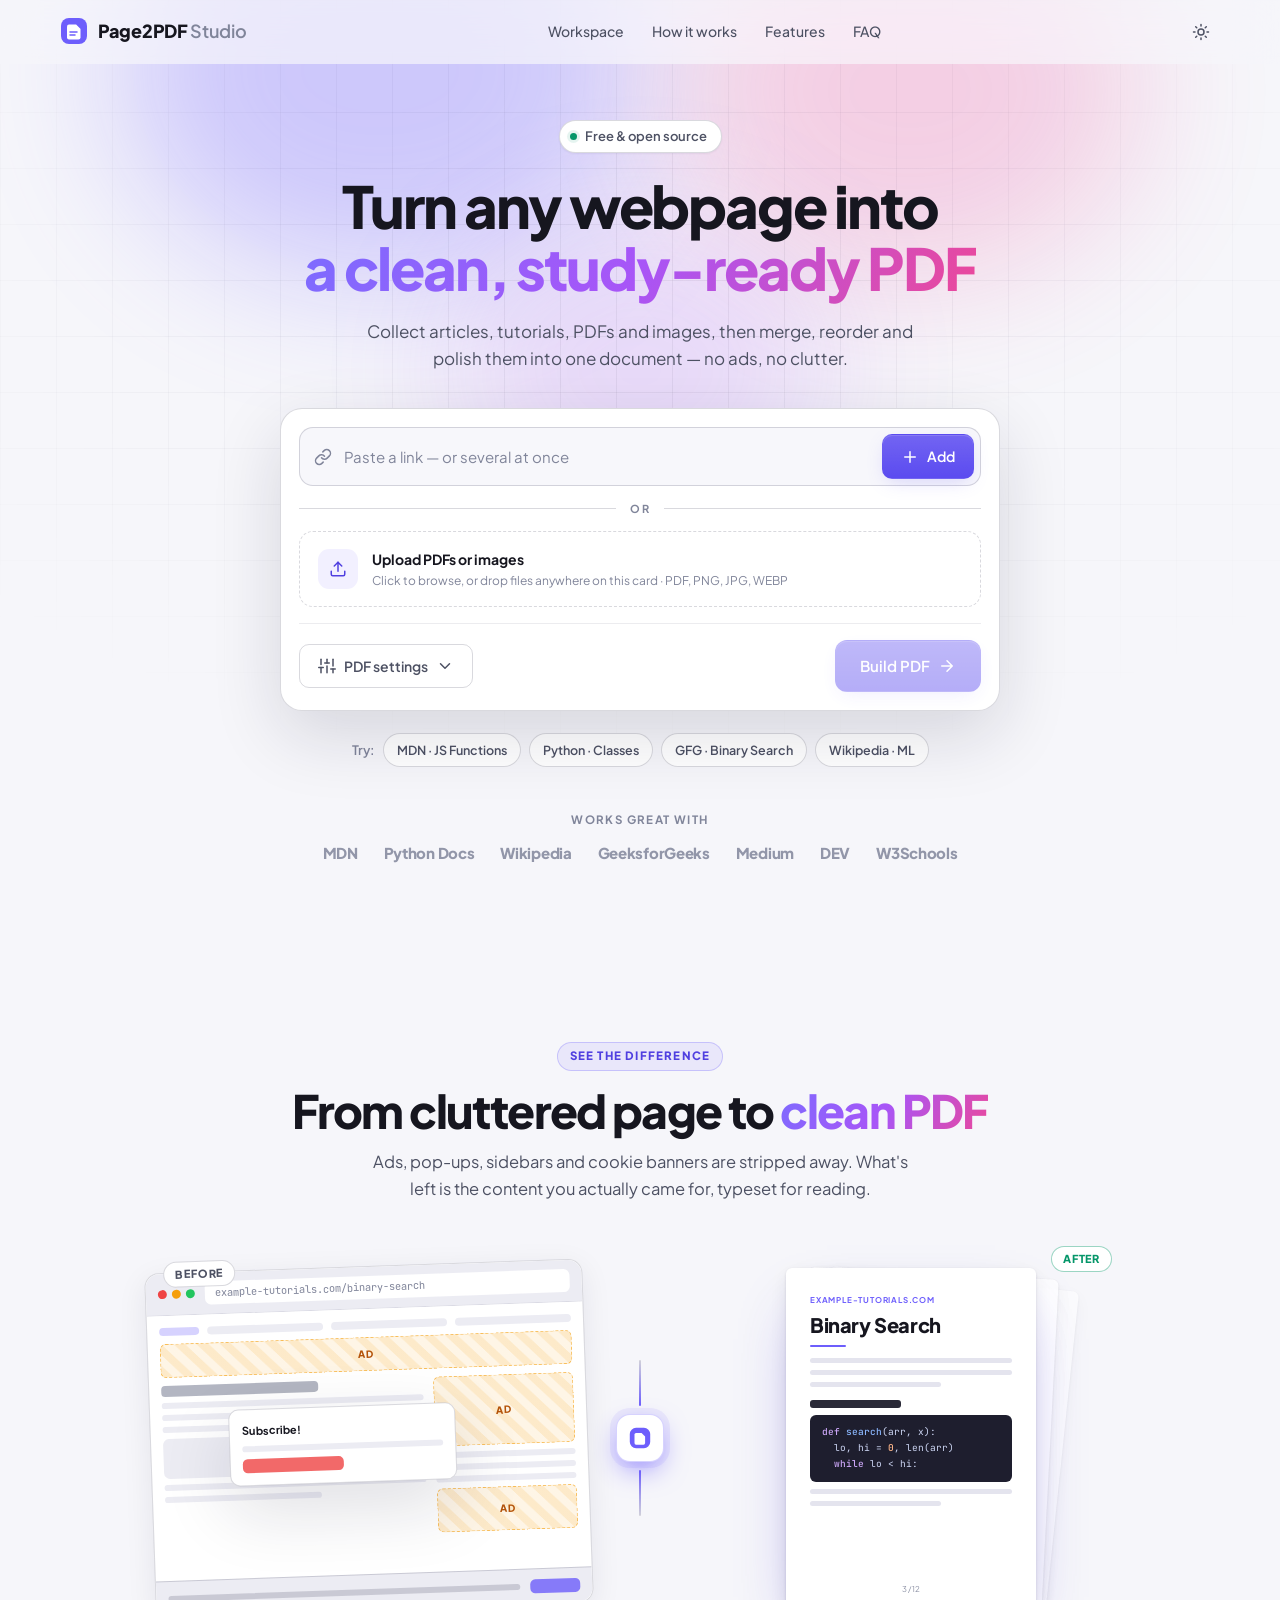
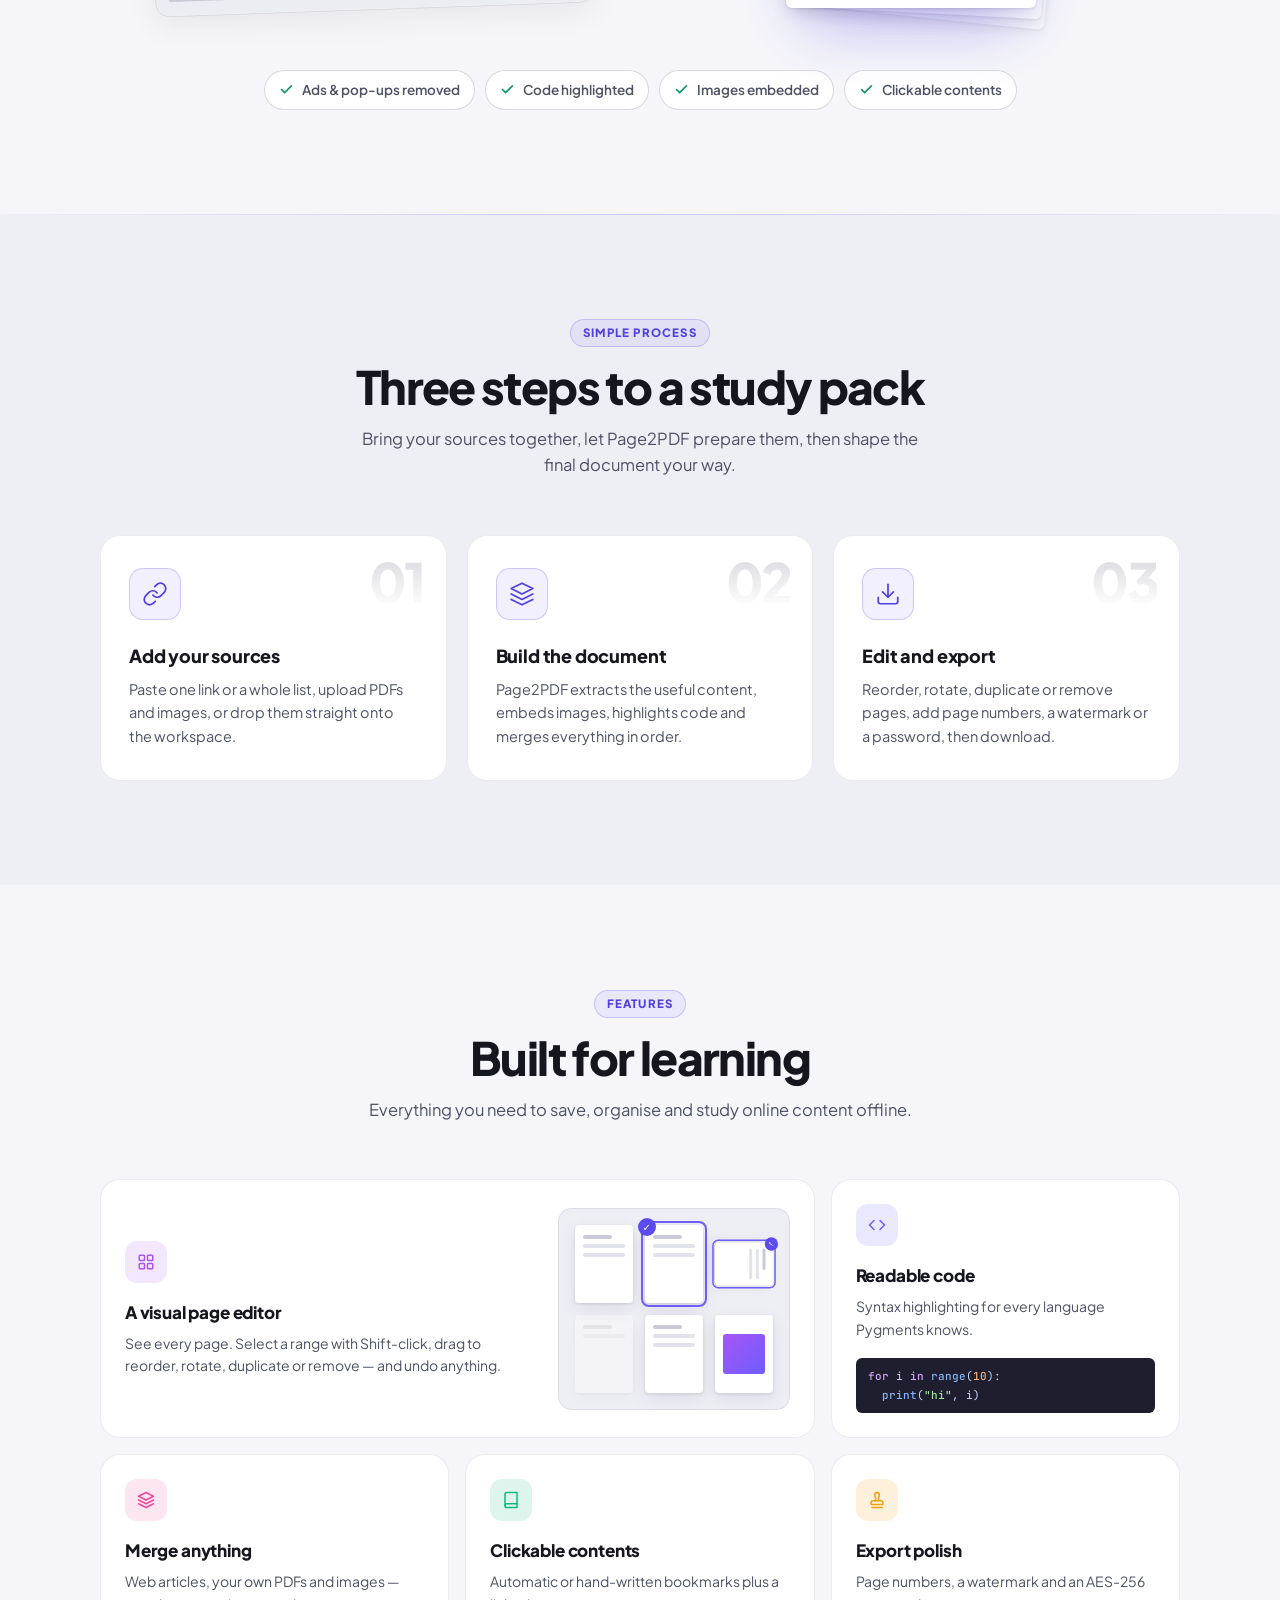
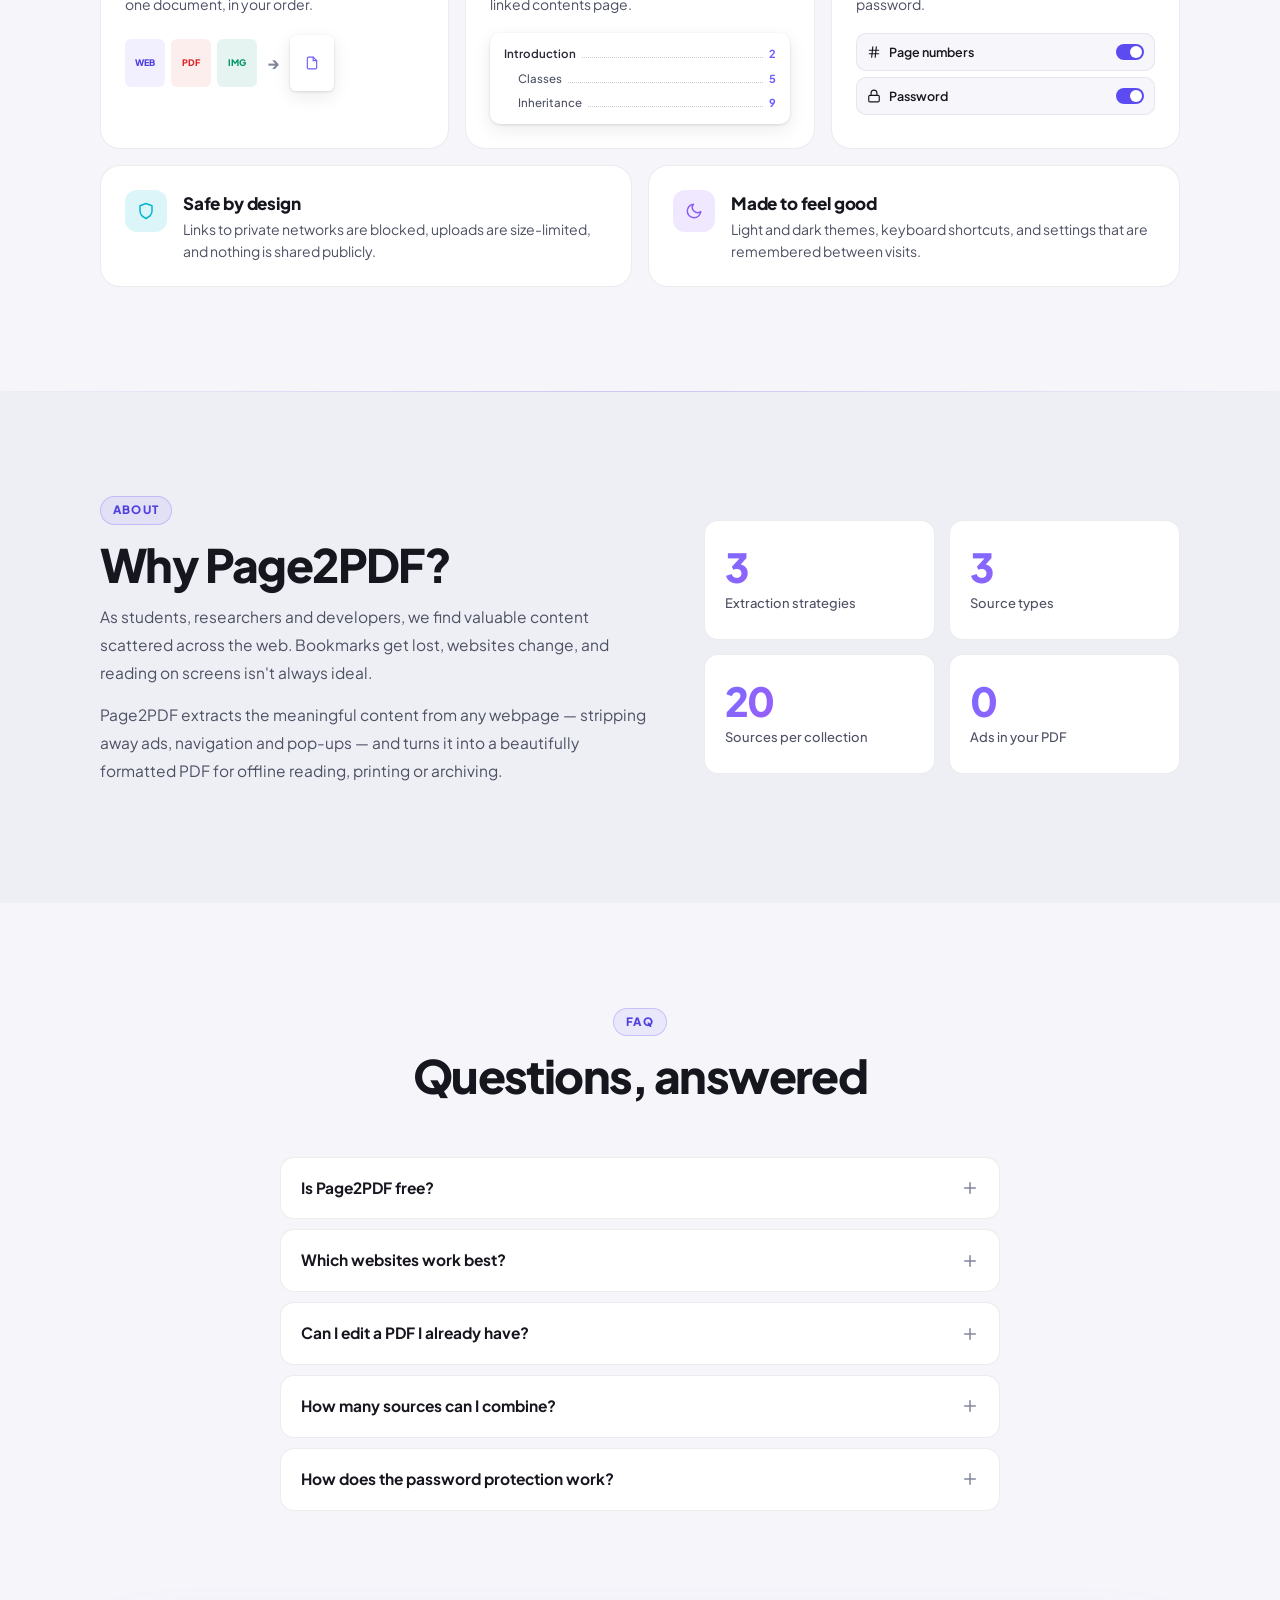
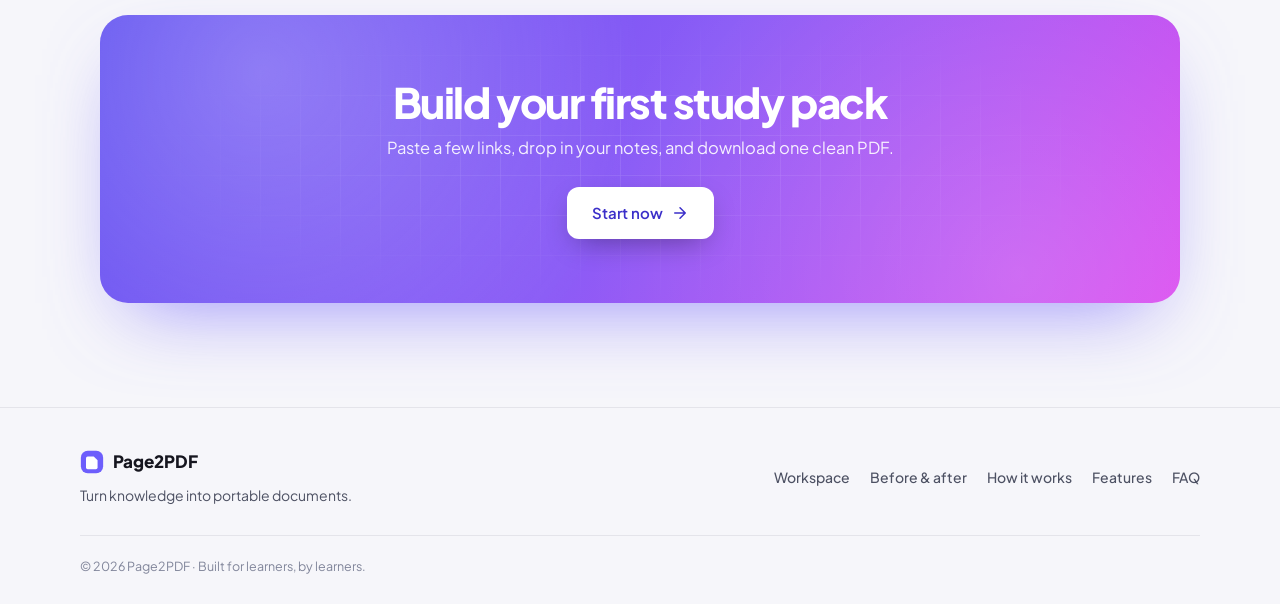
<file: templates/index.html>
<!DOCTYPE html>
<html lang="en">
<head>
    <meta charset="UTF-8">
    <meta name="viewport" content="width=device-width, initial-scale=1.0">
    <meta name="description" content="Page2PDF — Turn webpages, PDFs and images into one clean, beautifully formatted PDF. Merge, reorder, rotate, number and protect pages before you download.">
    <meta name="keywords" content="webpage to pdf, article to pdf, merge pdf, study notes, documentation pdf, url to pdf">
    <meta name="theme-color" content="#0b0b12">
    <title>Page2PDF Studio — Webpages to Clean PDFs</title>
    <link rel="icon" href="data:image/svg+xml,%3Csvg xmlns='http://www.w3.org/2000/svg' viewBox='0 0 32 32'%3E%3Crect width='32' height='32' rx='8' fill='%236d5efc'/%3E%3Cpath d='M10 8h8l5 5v10a2 2 0 0 1-2 2H10a2 2 0 0 1-2-2V10a2 2 0 0 1 2-2z' fill='white'/%3E%3C/svg%3E">
    <link rel="preconnect" href="https://fonts.googleapis.com">
    <link rel="preconnect" href="https://fonts.gstatic.com" crossorigin>
    <link href="https://fonts.googleapis.com/css2?family=Plus+Jakarta+Sans:wght@400;500;600;700;800&family=JetBrains+Mono:wght@400;500&display=swap" rel="stylesheet">
    <link rel="stylesheet" href="/static/css/style.css?v=11">
    <script>
        (function () {
            try {
                document.documentElement.classList.add('js');
                var t = localStorage.getItem('p2p-theme');
                if (t === 'light' || t === 'dark') document.documentElement.dataset.theme = t;
            } catch (e) {}
        })();
    </script>
</head>
<body>
    <!-- ─── Icon sprite ─────────────────────────────────────────── -->
    <svg width="0" height="0" style="position:absolute" aria-hidden="true">
        <defs>
            <symbol id="i-link" viewBox="0 0 24 24"><path d="M10 13a5 5 0 0 0 7.54.54l3-3a5 5 0 0 0-7.07-7.07l-1.72 1.71"/><path d="M14 11a5 5 0 0 0-7.54-.54l-3 3a5 5 0 0 0 7.07 7.07l1.71-1.71"/></symbol>
            <symbol id="i-upload" viewBox="0 0 24 24"><path d="M21 15v4a2 2 0 0 1-2 2H5a2 2 0 0 1-2-2v-4"/><polyline points="17 8 12 3 7 8"/><line x1="12" y1="3" x2="12" y2="15"/></symbol>
            <symbol id="i-download" viewBox="0 0 24 24"><path d="M21 15v4a2 2 0 0 1-2 2H5a2 2 0 0 1-2-2v-4"/><polyline points="7 10 12 15 17 10"/><line x1="12" y1="15" x2="12" y2="3"/></symbol>
            <symbol id="i-arrow-right" viewBox="0 0 24 24"><path d="M5 12h14M12 5l7 7-7 7"/></symbol>
            <symbol id="i-plus" viewBox="0 0 24 24"><line x1="12" y1="5" x2="12" y2="19"/><line x1="5" y1="12" x2="19" y2="12"/></symbol>
            <symbol id="i-x" viewBox="0 0 24 24"><line x1="18" y1="6" x2="6" y2="18"/><line x1="6" y1="6" x2="18" y2="18"/></symbol>
            <symbol id="i-check" viewBox="0 0 24 24"><path d="M20 6L9 17l-5-5"/></symbol>
            <symbol id="i-trash" viewBox="0 0 24 24"><path d="M3 6h18"/><path d="M19 6v14a2 2 0 0 1-2 2H7a2 2 0 0 1-2-2V6m3 0V4a2 2 0 0 1 2-2h4a2 2 0 0 1 2 2v2"/></symbol>
            <symbol id="i-grip" viewBox="0 0 24 24"><circle cx="9" cy="6" r="1"/><circle cx="15" cy="6" r="1"/><circle cx="9" cy="12" r="1"/><circle cx="15" cy="12" r="1"/><circle cx="9" cy="18" r="1"/><circle cx="15" cy="18" r="1"/></symbol>
            <symbol id="i-up" viewBox="0 0 24 24"><polyline points="18 15 12 9 6 15"/></symbol>
            <symbol id="i-down" viewBox="0 0 24 24"><polyline points="6 9 12 15 18 9"/></symbol>
            <symbol id="i-left" viewBox="0 0 24 24"><polyline points="15 18 9 12 15 6"/></symbol>
            <symbol id="i-right" viewBox="0 0 24 24"><polyline points="9 18 15 12 9 6"/></symbol>
            <symbol id="i-rotate" viewBox="0 0 24 24"><path d="M21 2v6h-6"/><path d="M21 13a9 9 0 1 1-9-9c2.52 0 4.93 1 6.74 2.74L21 8"/></symbol>
            <symbol id="i-zoom" viewBox="0 0 24 24"><circle cx="11" cy="11" r="8"/><line x1="21" y1="21" x2="16.65" y2="16.65"/><line x1="11" y1="8" x2="11" y2="14"/><line x1="8" y1="11" x2="14" y2="11"/></symbol>
            <symbol id="i-settings" viewBox="0 0 24 24"><line x1="4" y1="21" x2="4" y2="14"/><line x1="4" y1="10" x2="4" y2="3"/><line x1="12" y1="21" x2="12" y2="12"/><line x1="12" y1="8" x2="12" y2="3"/><line x1="20" y1="21" x2="20" y2="16"/><line x1="20" y1="12" x2="20" y2="3"/><line x1="1" y1="14" x2="7" y2="14"/><line x1="9" y1="8" x2="15" y2="8"/><line x1="17" y1="16" x2="23" y2="16"/></symbol>
            <symbol id="i-globe" viewBox="0 0 24 24"><circle cx="12" cy="12" r="10"/><line x1="2" y1="12" x2="22" y2="12"/><path d="M12 2a15.3 15.3 0 0 1 4 10 15.3 15.3 0 0 1-4 10 15.3 15.3 0 0 1-4-10 15.3 15.3 0 0 1 4-10z"/></symbol>
            <symbol id="i-file" viewBox="0 0 24 24"><path d="M14 2H6a2 2 0 0 0-2 2v16a2 2 0 0 0 2 2h12a2 2 0 0 0 2-2V8z"/><polyline points="14 2 14 8 20 8"/></symbol>
            <symbol id="i-image" viewBox="0 0 24 24"><rect x="3" y="3" width="18" height="18" rx="2"/><circle cx="8.5" cy="8.5" r="1.5"/><polyline points="21 15 16 10 5 21"/></symbol>
            <symbol id="i-sun" viewBox="0 0 24 24"><circle cx="12" cy="12" r="4"/><path d="M12 2v2M12 20v2M4.93 4.93l1.41 1.41M17.66 17.66l1.41 1.41M2 12h2M20 12h2M6.34 17.66l-1.41 1.41M19.07 4.93l-1.41 1.41"/></symbol>
            <symbol id="i-moon" viewBox="0 0 24 24"><path d="M21 12.79A9 9 0 1 1 11.21 3 7 7 0 0 0 21 12.79z"/></symbol>
            <symbol id="i-undo" viewBox="0 0 24 24"><path d="M3 7v6h6"/><path d="M21 17a9 9 0 0 0-9-9 9 9 0 0 0-6 2.3L3 13"/></symbol>
            <symbol id="i-redo" viewBox="0 0 24 24"><path d="M21 7v6h-6"/><path d="M3 17a9 9 0 0 1 9-9 9 9 0 0 1 6 2.3l3 2.7"/></symbol>
            <symbol id="i-list" viewBox="0 0 24 24"><line x1="8" y1="6" x2="21" y2="6"/><line x1="8" y1="12" x2="21" y2="12"/><line x1="8" y1="18" x2="21" y2="18"/><line x1="3" y1="6" x2="3.01" y2="6"/><line x1="3" y1="12" x2="3.01" y2="12"/><line x1="3" y1="18" x2="3.01" y2="18"/></symbol>
            <symbol id="i-swap" viewBox="0 0 24 24"><path d="M7 4v16"/><path d="M3 8l4-4 4 4"/><path d="M17 20V4"/><path d="M21 16l-4 4-4-4"/></symbol>
            <symbol id="i-copy" viewBox="0 0 24 24"><rect x="9" y="9" width="13" height="13" rx="2"/><path d="M5 15H4a2 2 0 0 1-2-2V4a2 2 0 0 1 2-2h9a2 2 0 0 1 2 2v1"/></symbol>
            <symbol id="i-lock" viewBox="0 0 24 24"><rect x="3" y="11" width="18" height="11" rx="2"/><path d="M7 11V7a5 5 0 0 1 10 0v4"/></symbol>
            <symbol id="i-hash" viewBox="0 0 24 24"><line x1="4" y1="9" x2="20" y2="9"/><line x1="4" y1="15" x2="20" y2="15"/><line x1="10" y1="3" x2="8" y2="21"/><line x1="16" y1="3" x2="14" y2="21"/></symbol>
            <symbol id="i-stamp" viewBox="0 0 24 24"><path d="M5 22h14"/><path d="M19.27 13.73A2.5 2.5 0 0 0 17.5 13h-11A2.5 2.5 0 0 0 4 15.5V17a1 1 0 0 0 1 1h14a1 1 0 0 0 1-1v-1.5c0-.66-.26-1.3-.73-1.77Z"/><path d="M14 13V8.5C14 7 15 7 15 5a3 3 0 0 0-6 0c0 2 1 2 1 3.5V13"/></symbol>
            <symbol id="i-eye" viewBox="0 0 24 24"><path d="M1 12s4-8 11-8 11 8 11 8-4 8-11 8-11-8-11-8z"/><circle cx="12" cy="12" r="3"/></symbol>
            <symbol id="i-external" viewBox="0 0 24 24"><path d="M18 13v6a2 2 0 0 1-2 2H5a2 2 0 0 1-2-2V8a2 2 0 0 1 2-2h6"/><polyline points="15 3 21 3 21 9"/><line x1="10" y1="14" x2="21" y2="3"/></symbol>
            <symbol id="i-edit" viewBox="0 0 24 24"><path d="M12 20h9"/><path d="M16.5 3.5a2.121 2.121 0 0 1 3 3L7 19l-4 1 1-4Z"/></symbol>
            <symbol id="i-save" viewBox="0 0 24 24"><path d="M19 21H5a2 2 0 0 1-2-2V5a2 2 0 0 1 2-2h11l5 5v11a2 2 0 0 1-2 2z"/><polyline points="17 21 17 13 7 13 7 21"/><polyline points="7 3 7 8 15 8"/></symbol>
            <symbol id="i-keyboard" viewBox="0 0 24 24"><rect x="2" y="6" width="20" height="12" rx="2"/><path d="M6 10h.01M10 10h.01M14 10h.01M18 10h.01M7 14h10"/></symbol>
            <symbol id="i-refresh" viewBox="0 0 24 24"><polyline points="23 4 23 10 17 10"/><path d="M20.49 15a9 9 0 1 1-2.12-9.36L23 10"/></symbol>
            <symbol id="i-alert" viewBox="0 0 24 24"><circle cx="12" cy="12" r="10"/><line x1="12" y1="8" x2="12" y2="12"/><line x1="12" y1="16" x2="12.01" y2="16"/></symbol>
            <symbol id="i-code" viewBox="0 0 24 24"><polyline points="16 18 22 12 16 6"/><polyline points="8 6 2 12 8 18"/></symbol>
            <symbol id="i-layers" viewBox="0 0 24 24"><polygon points="12 2 2 7 12 12 22 7 12 2"/><polyline points="2 17 12 22 22 17"/><polyline points="2 12 12 17 22 12"/></symbol>
            <symbol id="i-shield" viewBox="0 0 24 24"><path d="M12 22s8-4 8-10V5l-8-3-8 3v7c0 6 8 10 8 10z"/></symbol>
            <symbol id="i-book" viewBox="0 0 24 24"><path d="M4 19.5A2.5 2.5 0 0 1 6.5 17H20"/><path d="M6.5 2H20v20H6.5A2.5 2.5 0 0 1 4 19.5v-15A2.5 2.5 0 0 1 6.5 2z"/></symbol>
            <symbol id="i-grid" viewBox="0 0 24 24"><rect x="3" y="3" width="7" height="7" rx="1"/><rect x="14" y="3" width="7" height="7" rx="1"/><rect x="14" y="14" width="7" height="7" rx="1"/><rect x="3" y="14" width="7" height="7" rx="1"/></symbol>
        </defs>
    </svg>

    <!-- ─── Navigation ──────────────────────────────────────────── -->
    <nav class="navbar" id="navbar">
        <div class="nav-container">
            <a href="/" class="nav-logo" id="nav-logo" aria-label="Page2PDF home">
                <span class="logo-mark" aria-hidden="true">
                    <svg viewBox="0 0 28 28" width="28" height="28"><rect x="1" y="1" width="26" height="26" rx="8" fill="var(--accent)"/><path d="M9 7.5h7l4.5 4.5v8.5a2 2 0 0 1-2 2H9a2 2 0 0 1-2-2v-11a2 2 0 0 1 2-2z" fill="#fff"/><path d="M16 7.5V12h4.5" fill="#fff" fill-opacity=".55"/><path d="M10 15h7M10 18h5" stroke="var(--accent)" stroke-width="1.5" stroke-linecap="round"/></svg>
                </span>
                <span class="logo-text">Page2PDF <span class="logo-sub">Studio</span></span>
            </a>
            <div class="nav-links" id="nav-links">
                <a href="#home" class="nav-link">Workspace</a>
                <a href="#how-it-works" class="nav-link">How it works</a>
                <a href="#features" class="nav-link">Features</a>
                <a href="#faq" class="nav-link">FAQ</a>
            </div>
            <div class="nav-actions">
                <button class="icon-btn" id="theme-toggle" type="button" aria-label="Switch colour theme" title="Switch theme">
                    <svg class="i i-theme-dark"><use href="#i-moon"/></svg>
                    <svg class="i i-theme-light"><use href="#i-sun"/></svg>
                </button>
                <button class="icon-btn nav-toggle" id="nav-toggle" type="button" aria-label="Toggle navigation" aria-expanded="false">
                    <svg class="i"><use href="#i-list"/></svg>
                </button>
            </div>
        </div>
    </nav>

    <main>
        <!-- ─── Hero / Composer ─────────────────────────────────── -->
        <section class="hero" id="home">
            <div class="hero-bg" aria-hidden="true">
                <div class="aurora aurora-1"></div>
                <div class="aurora aurora-2"></div>
                <div class="aurora aurora-3"></div>
                <div class="hero-grid"></div>
            </div>

            <div class="hero-content">
                <div class="hero-badge"><span class="badge-dot"></span> Free &amp; open source</div>
                <h1 class="hero-title">Turn any webpage into<br><span class="gradient-text">a clean, study-ready PDF</span></h1>
                <p class="hero-subtitle">Collect articles, tutorials, PDFs and images, then merge, reorder and polish them into one document — no ads, no clutter.</p>

                <div class="composer" id="composer">
                    <div class="composer-drop-overlay" aria-hidden="true">
                        <svg class="i i-xl"><use href="#i-upload"/></svg>
                        <span>Drop PDFs, images or links to add them</span>
                    </div>

                    <div class="url-bar" id="input-wrapper">
                        <svg class="i url-bar-icon"><use href="#i-link"/></svg>
                        <input type="url" id="url-input" class="url-input" placeholder="Paste a link — or several at once" autocomplete="off" spellcheck="false" aria-label="Webpage URL">
                        <kbd class="kbd-hint" aria-hidden="true">Enter</kbd>
                        <button class="btn btn-primary" id="add-url-btn" type="button">
                            <svg class="i"><use href="#i-plus"/></svg><span>Add</span>
                        </button>
                    </div>

                    <div class="composer-divider"><span>or</span></div>

                    <input type="file" id="pdf-upload-input" accept="application/pdf,image/png,image/jpeg,image/webp,.pdf,.png,.jpg,.jpeg,.webp" multiple hidden>
                    <button class="dropzone" id="upload-pdf-btn" type="button">
                        <span class="dropzone-icon"><svg class="i"><use href="#i-upload"/></svg></span>
                        <span class="dropzone-text">
                            <strong>Upload PDFs or images</strong>
                            <small>Click to browse, or drop files anywhere on this card · PDF, PNG, JPG, WEBP</small>
                        </span>
                    </button>

                    <p class="form-error" id="error-message" role="alert"></p>

                    <div class="source-list-wrap" id="url-list-container" hidden>
                        <div class="source-list-head">
                            <span class="source-count" id="source-count">0 sources</span>
                            <button class="link-btn" id="clear-sources-btn" type="button">Clear all</button>
                        </div>
                        <ol class="source-list" id="url-list"></ol>
                    </div>

                    <div class="composer-footer">
                        <button class="btn btn-ghost" id="settings-toggle" type="button" aria-expanded="false" aria-controls="settings-panel">
                            <svg class="i"><use href="#i-settings"/></svg><span>PDF settings</span>
                            <svg class="i chevron"><use href="#i-down"/></svg>
                        </button>
                        <button class="btn btn-primary btn-lg" id="generate-all-btn" type="button" disabled>
                            <span class="btn-text">Build PDF</span>
                            <svg class="i btn-arrow"><use href="#i-arrow-right"/></svg>
                        </button>
                    </div>

                    <div class="settings-panel" id="settings-panel">
                        <div class="settings-inner">
                            <fieldset class="settings-group">
                                <legend>Document</legend>
                                <div class="field-row">
                                    <label class="field">
                                        <span class="field-label">Title</span>
                                        <input type="text" id="setting-title" class="input" placeholder="Study Material Collection">
                                    </label>
                                    <label class="field">
                                        <span class="field-label">Author</span>
                                        <input type="text" id="setting-author" class="input" placeholder="Optional">
                                    </label>
                                </div>
                            </fieldset>
                            <fieldset class="settings-group">
                                <legend>Layout</legend>
                                <div class="field-row field-row-3">
                                    <label class="field">
                                        <span class="field-label">Page size</span>
                                        <select id="setting-page-size" class="input">
                                            <option value="A4" selected>A4</option>
                                            <option value="Letter">Letter</option>
                                        </select>
                                    </label>
                                    <label class="field">
                                        <span class="field-label">Font size</span>
                                        <select id="setting-font-size" class="input">
                                            <option value="small">Small</option>
                                            <option value="medium" selected>Medium</option>
                                            <option value="large">Large</option>
                                        </select>
                                    </label>
                                    <label class="field">
                                        <span class="field-label">Font family</span>
                                        <select id="setting-font-family" class="input">
                                            <option value="system" selected>System</option>
                                            <option value="sans-serif">Sans-serif</option>
                                            <option value="serif">Serif</option>
                                            <option value="monospace">Monospace</option>
                                        </select>
                                    </label>
                                </div>
                            </fieldset>
                            <fieldset class="settings-group">
                                <legend>Content</legend>
                                <div class="switch-grid">
                                    <label class="switch-row"><span>Images</span><input type="checkbox" class="switch" id="setting-images" checked></label>
                                    <label class="switch-row"><span>Links</span><input type="checkbox" class="switch" id="setting-links" checked></label>
                                    <label class="switch-row"><span>Code blocks</span><input type="checkbox" class="switch" id="setting-code" checked></label>
                                    <label class="switch-row"><span>Contents page <small>Clickable, first page</small></span><input type="checkbox" class="switch" id="setting-toc" checked></label>
                                </div>
                            </fieldset>
                            <fieldset class="settings-group">
                                <legend>When merging</legend>
                                <div class="switch-grid">
                                    <label class="switch-row"><span>Cover page</span><input type="checkbox" class="switch" id="setting-cover"></label>
                                    <label class="switch-row"><span>Source separators</span><input type="checkbox" class="switch" id="setting-separator"></label>
                                </div>
                            </fieldset>
                            <p class="settings-note">Your settings are remembered on this device.</p>
                        </div>
                    </div>
                </div>

                <div class="examples" id="examples-section">
                    <span class="examples-label">Try:</span>
                    <button class="chip" data-url="https://developer.mozilla.org/en-US/docs/Web/JavaScript/Guide/Functions" type="button">MDN · JS Functions</button>
                    <button class="chip" data-url="https://docs.python.org/3/tutorial/classes.html" type="button">Python · Classes</button>
                    <button class="chip" data-url="https://www.geeksforgeeks.org/binary-search/" type="button">GFG · Binary Search</button>
                    <button class="chip" data-url="https://en.wikipedia.org/wiki/Machine_learning" type="button">Wikipedia · ML</button>
                </div>

                <div class="works-with" aria-label="Works great with">
                    <span class="works-label">Works great with</span>
                    <div class="works-list">
                        <span>MDN</span><span>Python Docs</span><span>Wikipedia</span><span>GeeksforGeeks</span><span>Medium</span><span>DEV</span><span>W3Schools</span>
                    </div>
                </div>
            </div>
        </section>

        <!-- ─── Workspace (progress → edit → export) ────────────── -->
        <section class="workspace" id="workspace" hidden>
            <div class="workspace-inner">
                <ol class="stepper" id="stepper" aria-label="Progress">
                    <li class="stepper-step" data-step="build"><span class="stepper-dot">1</span><span>Build</span></li>
                    <li class="stepper-step" data-step="edit"><span class="stepper-dot">2</span><span>Edit pages</span></li>
                    <li class="stepper-step" data-step="export"><span class="stepper-dot">3</span><span>Export</span></li>
                </ol>

                <!-- Build / progress -->
                <div class="panel panel-narrow" id="progress-panel">
                    <div class="progress-head">
                        <div class="progress-ring" id="progress-ring">
                            <svg viewBox="0 0 64 64" aria-hidden="true"><circle class="ring-track" cx="32" cy="32" r="28"/><circle class="ring-fill" id="ring-fill" cx="32" cy="32" r="28"/></svg>
                            <span class="progress-percent" id="progress-percent">0%</span>
                        </div>
                        <div>
                            <h2 class="panel-title" id="progress-title">Building your PDF…</h2>
                            <p class="panel-sub" id="progress-subtitle">This usually takes a few seconds per source</p>
                        </div>
                    </div>
                    <ol class="progress-list" id="progress-steps"></ol>
                    <div class="panel-actions" id="progress-actions" hidden>
                        <button class="btn btn-ghost" id="progress-back-btn" type="button"><svg class="i"><use href="#i-left"/></svg>Back to sources</button>
                        <button class="btn btn-primary" id="progress-merge-btn" type="button">Continue with the rest<svg class="i"><use href="#i-arrow-right"/></svg></button>
                    </div>
                </div>

                <!-- Error -->
                <div class="panel panel-narrow panel-error" id="error-section" hidden>
                    <div class="error-icon"><svg class="i i-xl"><use href="#i-alert"/></svg></div>
                    <h2 class="panel-title">Something went wrong</h2>
                    <p class="panel-sub" id="error-detail"></p>
                    <div class="panel-actions">
                        <button class="btn btn-ghost" id="retry-btn" type="button"><svg class="i"><use href="#i-left"/></svg>Back to sources</button>
                    </div>
                </div>

                <!-- Page editor -->
                <div class="panel panel-wide" id="page-management-section" hidden>
                    <header class="editor-head">
                        <div>
                            <h2 class="panel-title">Edit pages</h2>
                            <p class="panel-sub">Click to select · drag to reorder · <button class="link-btn" id="shortcuts-btn" type="button"><svg class="i i-sm"><use href="#i-keyboard"/></svg>shortcuts</button></p>
                        </div>
                        <div class="stat-pills">
                            <span class="pill" id="pm-total">0 pages</span>
                            <span class="pill pill-success" id="pm-kept">0 kept</span>
                            <span class="pill pill-danger" id="pm-removed">0 removed</span>
                            <span class="pill pill-accent" id="pm-selected">0 selected</span>
                        </div>
                    </header>

                    <div class="editor-toolbar" role="toolbar" aria-label="Page tools">
                        <div class="tool-group">
                            <button class="tool-btn" id="pm-undo" type="button" title="Undo (Ctrl+Z)" aria-label="Undo"><svg class="i"><use href="#i-undo"/></svg></button>
                            <button class="tool-btn" id="pm-redo" type="button" title="Redo (Ctrl+Shift+Z)" aria-label="Redo"><svg class="i"><use href="#i-redo"/></svg></button>
                        </div>
                        <div class="tool-group">
                            <button class="tool-btn" id="pm-btn-select-all" type="button" title="Select all (Ctrl+A)">Select all</button>
                            <button class="tool-btn" id="pm-btn-remove-selected" type="button" title="Remove selected (Delete)"><svg class="i"><use href="#i-trash"/></svg>Remove</button>
                            <button class="tool-btn" id="pm-btn-keep-selected" type="button" title="Keep only the selected pages">Keep only</button>
                            <button class="tool-btn" id="pm-btn-rotate-selected" type="button" title="Rotate selected (R)"><svg class="i"><use href="#i-rotate"/></svg>Rotate</button>
                            <button class="tool-btn" id="pm-btn-duplicate" type="button" title="Duplicate selected (D)"><svg class="i"><use href="#i-copy"/></svg>Duplicate</button>
                        </div>
                        <div class="tool-group">
                            <button class="tool-btn" id="pm-btn-reverse" type="button" title="Reverse page order"><svg class="i"><use href="#i-swap"/></svg>Reverse</button>
                            <button class="tool-btn" id="pm-btn-restore-all" type="button" title="Undo every change since the last apply">Reset</button>
                        </div>
                        <div class="tool-group tool-range">
                            <input type="text" id="pm-range-input" class="input input-sm mono" placeholder="e.g. 1-5, 8" aria-label="Page range">
                            <button class="tool-btn" id="pm-btn-range-select" type="button" title="Select these pages">Select</button>
                            <button class="tool-btn" id="pm-btn-apply-range" type="button" title="Keep only these pages">Keep</button>
                        </div>
                        <div class="tool-group tool-end">
                            <label class="zoom-control" title="Thumbnail size">
                                <svg class="i i-sm"><use href="#i-grid"/></svg>
                                <input type="range" id="pm-zoom" min="90" max="220" value="130" aria-label="Thumbnail size">
                            </label>
                            <button class="tool-btn" id="pm-btn-index" type="button"><svg class="i"><use href="#i-list"/></svg>Index</button>
                            <button class="tool-btn tool-btn-accent" id="pm-btn-insert-file" type="button"><svg class="i"><use href="#i-plus"/></svg>Insert</button>
                        </div>
                    </div>

                    <p class="form-error" id="pm-error-message" role="alert"></p>

                    <div class="thumb-grid-wrap">
                        <div class="thumb-grid" id="pm-thumbnails-grid"></div>
                    </div>

                    <footer class="editor-footer">
                        <span class="dirty-note" id="pm-dirty-note" hidden><span class="dirty-dot"></span>Unapplied changes</span>
                        <button class="btn btn-primary btn-lg" id="pm-btn-continue" type="button">
                            <span class="btn-text">Continue to export</span>
                            <svg class="i btn-arrow"><use href="#i-arrow-right"/></svg>
                        </button>
                    </footer>
                </div>

                <!-- Export -->
                <div class="panel panel-wide export" id="download-section" hidden>
                    <div class="export-preview">
                        <div class="preview-frame-wrap">
                            <iframe id="pdf-preview-frame" title="PDF preview" loading="lazy"></iframe>
                        </div>
                        <a class="link-btn preview-open" id="preview-open-link" href="#" target="_blank" rel="noopener"><svg class="i i-sm"><use href="#i-external"/></svg>Open preview in a new tab</a>
                    </div>

                    <div class="export-side">
                        <div class="export-head">
                            <span class="success-badge"><svg class="i"><use href="#i-check"/></svg></span>
                            <div>
                                <h2 class="panel-title" id="download-title">Your PDF is ready</h2>
                                <p class="panel-sub">Fine-tune the export, then download.</p>
                            </div>
                        </div>

                        <dl class="export-stats">
                            <div><dt>Sources</dt><dd id="dl-sources">0</dd></div>
                            <div><dt>Pages</dt><dd id="dl-pages">0</dd></div>
                            <div><dt>Size</dt><dd id="dl-size">0 MB</dd></div>
                        </dl>

                        <label class="field">
                            <span class="field-label">File name</span>
                            <span class="input-affix">
                                <input type="text" id="custom-filename-input" class="input" placeholder="my-notes">
                                <span class="affix">.pdf</span>
                            </span>
                        </label>

                        <details class="export-options" id="export-options">
                            <summary><svg class="i"><use href="#i-settings"/></svg>Export options <span class="options-badge" id="export-options-badge" hidden>On</span><svg class="i chevron"><use href="#i-down"/></svg></summary>
                            <div class="export-options-body">
                                <label class="switch-row"><span><svg class="i i-sm"><use href="#i-hash"/></svg>Page numbers</span><input type="checkbox" class="switch" id="opt-page-numbers"></label>
                                <div class="field-row sub-options" id="page-number-options" hidden>
                                    <label class="field">
                                        <span class="field-label">Position</span>
                                        <select id="opt-page-number-position" class="input input-sm">
                                            <option value="bottom-center">Bottom centre</option>
                                            <option value="bottom-right">Bottom right</option>
                                            <option value="top-right">Top right</option>
                                        </select>
                                    </label>
                                    <label class="switch-row switch-row-compact"><span>Skip first page</span><input type="checkbox" class="switch" id="opt-skip-first" checked></label>
                                </div>
                                <label class="field">
                                    <span class="field-label"><svg class="i i-sm"><use href="#i-stamp"/></svg>Watermark</span>
                                    <input type="text" id="opt-watermark" class="input input-sm" maxlength="60" placeholder="e.g. DRAFT or your name">
                                </label>
                                <label class="field">
                                    <span class="field-label"><svg class="i i-sm"><use href="#i-lock"/></svg>Password</span>
                                    <input type="password" id="opt-password" class="input input-sm" maxlength="64" placeholder="Leave empty for no password" autocomplete="new-password">
                                </label>
                                <button class="btn btn-soft btn-block" id="apply-export-btn" type="button"><span class="btn-text">Apply export options</span></button>
                                <p class="hint" id="export-status"></p>
                            </div>
                        </details>

                        <div class="export-actions">
                            <a class="btn btn-primary btn-lg btn-block" id="download-btn" href="#" download>
                                <svg class="i"><use href="#i-download"/></svg>Download PDF
                            </a>
                            <div class="export-actions-row">
                                <button id="save-as-btn" class="btn btn-ghost" type="button"><svg class="i"><use href="#i-save"/></svg>Save as…</button>
                                <button id="edit-download-btn" class="btn btn-ghost" type="button"><svg class="i"><use href="#i-edit"/></svg>Edit pages</button>
                            </div>
                        </div>

                        <details class="individual" id="individual-downloads">
                            <summary>Individual PDFs <span class="muted" id="individual-count"></span><svg class="i chevron"><use href="#i-down"/></svg></summary>
                            <ul class="individual-list" id="individual-downloads-list"></ul>
                        </details>

                        <button class="link-btn new-collection" id="new-btn" type="button"><svg class="i i-sm"><use href="#i-plus"/></svg>Start a new collection</button>
                    </div>
                </div>
            </div>
        </section>

        <!-- ─── Showcase: before → after ────────────────────────── -->
        <section class="section showcase" id="showcase">
            <div class="section-container">
                <header class="section-header" data-reveal>
                    <span class="section-tag">See the difference</span>
                    <h2 class="section-title">From cluttered page to <span class="gradient-text">clean PDF</span></h2>
                    <p class="section-desc">Ads, pop-ups, sidebars and cookie banners are stripped away. What's left is the content you actually came for, typeset for reading.</p>
                </header>

                <div class="demo" data-reveal>
                    <figure class="demo-browser" aria-label="A cluttered webpage">
                        <div class="demo-chrome">
                            <span class="demo-dots"><i></i><i></i><i></i></span>
                            <span class="demo-url">example-tutorials.com/binary-search</span>
                        </div>
                        <div class="demo-page">
                            <div class="demo-nav"><span></span><span></span><span></span><span></span></div>
                            <div class="demo-ad demo-ad-wide">AD</div>
                            <div class="demo-cols">
                                <div class="demo-main">
                                    <span class="demo-h"></span>
                                    <span class="demo-line"></span><span class="demo-line"></span><span class="demo-line short"></span>
                                    <span class="demo-code-ghost"></span>
                                    <span class="demo-line"></span><span class="demo-line short"></span>
                                </div>
                                <div class="demo-side">
                                    <div class="demo-ad">AD</div>
                                    <span class="demo-line"></span><span class="demo-line"></span><span class="demo-line"></span>
                                    <div class="demo-ad demo-ad-sm">AD</div>
                                </div>
                            </div>
                            <div class="demo-popup">
                                <strong>Subscribe!</strong>
                                <span class="demo-line"></span>
                                <span class="demo-btn"></span>
                            </div>
                            <div class="demo-cookie"><span class="demo-line"></span><span class="demo-btn"></span></div>
                        </div>
                        <figcaption>Before</figcaption>
                    </figure>

                    <div class="demo-arrow" aria-hidden="true">
                        <span class="demo-arrow-line"></span>
                        <span class="demo-arrow-badge">
                            <svg viewBox="0 0 28 28" width="22" height="22"><rect x="1" y="1" width="26" height="26" rx="8" fill="var(--accent)"/><path d="M9 7.5h7l4.5 4.5v8.5a2 2 0 0 1-2 2H9a2 2 0 0 1-2-2v-11a2 2 0 0 1 2-2z" fill="#fff"/></svg>
                        </span>
                        <span class="demo-arrow-line"></span>
                    </div>

                    <figure class="demo-pdf" aria-label="The clean PDF result">
                        <div class="demo-sheet demo-sheet-back2"></div>
                        <div class="demo-sheet demo-sheet-back"></div>
                        <div class="demo-sheet demo-sheet-front">
                            <span class="sheet-kicker">example-tutorials.com</span>
                            <span class="sheet-title">Binary Search</span>
                            <span class="sheet-rule"></span>
                            <span class="sheet-line"></span><span class="sheet-line"></span><span class="sheet-line short"></span>
                            <span class="sheet-h2"></span>
                            <div class="sheet-code">
                                <span><b class="tk-k">def</b> <b class="tk-f">search</b>(arr, x):</span>
                                <span>&nbsp;&nbsp;lo, hi = <b class="tk-n">0</b>, len(arr)</span>
                                <span>&nbsp;&nbsp;<b class="tk-k">while</b> lo &lt; hi:</span>
                            </div>
                            <span class="sheet-line"></span><span class="sheet-line short"></span>
                            <span class="sheet-num">3 / 12</span>
                        </div>
                        <figcaption>After</figcaption>
                    </figure>
                </div>

                <ul class="demo-points" data-reveal>
                    <li><svg class="i"><use href="#i-check"/></svg>Ads &amp; pop-ups removed</li>
                    <li><svg class="i"><use href="#i-check"/></svg>Code highlighted</li>
                    <li><svg class="i"><use href="#i-check"/></svg>Images embedded</li>
                    <li><svg class="i"><use href="#i-check"/></svg>Clickable contents</li>
                </ul>
            </div>
        </section>

        <!-- ─── How It Works ────────────────────────────────────── -->
        <section class="section section-alt" id="how-it-works">
            <div class="section-container">
                <header class="section-header" data-reveal>
                    <span class="section-tag">Simple process</span>
                    <h2 class="section-title">Three steps to a study pack</h2>
                    <p class="section-desc">Bring your sources together, let Page2PDF prepare them, then shape the final document your way.</p>
                </header>
                <div class="steps-grid">
                    <article class="step-card" data-reveal>
                        <span class="step-number">01</span>
                        <span class="step-card-icon"><svg class="i i-lg"><use href="#i-link"/></svg></span>
                        <h3>Add your sources</h3>
                        <p>Paste one link or a whole list, upload PDFs and images, or drop them straight onto the workspace.</p>
                    </article>
                    <article class="step-card" data-reveal style="--delay:.08s">
                        <span class="step-number">02</span>
                        <span class="step-card-icon"><svg class="i i-lg"><use href="#i-layers"/></svg></span>
                        <h3>Build the document</h3>
                        <p>Page2PDF extracts the useful content, embeds images, highlights code and merges everything in order.</p>
                    </article>
                    <article class="step-card" data-reveal style="--delay:.16s">
                        <span class="step-number">03</span>
                        <span class="step-card-icon"><svg class="i i-lg"><use href="#i-download"/></svg></span>
                        <h3>Edit and export</h3>
                        <p>Reorder, rotate, duplicate or remove pages, add page numbers, a watermark or a password, then download.</p>
                    </article>
                </div>
            </div>
        </section>

        <!-- ─── Features (bento) ────────────────────────────────── -->
        <section class="section" id="features">
            <div class="section-container">
                <header class="section-header" data-reveal>
                    <span class="section-tag">Features</span>
                    <h2 class="section-title">Built for learning</h2>
                    <p class="section-desc">Everything you need to save, organise and study online content offline.</p>
                </header>

                <div class="bento">
                    <article class="bento-card bento-wide" data-reveal>
                        <div class="bento-text">
                            <span class="feature-icon" style="--tint:#a855f7"><svg class="i"><use href="#i-grid"/></svg></span>
                            <h3>A visual page editor</h3>
                            <p>See every page. Select a range with Shift-click, drag to reorder, rotate, duplicate or remove — and undo anything.</p>
                        </div>
                        <div class="mock-pages" aria-hidden="true">
                            <span class="mp"><i></i><i></i><i></i></span>
                            <span class="mp is-sel"><i></i><i></i><i></i><b>✓</b></span>
                            <span class="mp is-sel is-rot"><i></i><i></i><i></i><b>✓</b></span>
                            <span class="mp is-off"><i></i><i></i></span>
                            <span class="mp"><i></i><i></i><i></i></span>
                            <span class="mp mp-img"><em></em></span>
                        </div>
                    </article>

                    <article class="bento-card" data-reveal style="--delay:.06s">
                        <span class="feature-icon" style="--tint:#6d5efc"><svg class="i"><use href="#i-code"/></svg></span>
                        <h3>Readable code</h3>
                        <p>Syntax highlighting for every language Pygments knows.</p>
                        <div class="mock-code" aria-hidden="true">
                            <span><b class="tk-k">for</b> i <b class="tk-k">in</b> <b class="tk-f">range</b>(<b class="tk-n">10</b>):</span>
                            <span>&nbsp;&nbsp;<b class="tk-f">print</b>(<b class="tk-s">"hi"</b>, i)</span>
                        </div>
                    </article>

                    <article class="bento-card" data-reveal>
                        <span class="feature-icon" style="--tint:#ec4899"><svg class="i"><use href="#i-layers"/></svg></span>
                        <h3>Merge anything</h3>
                        <p>Web articles, your own PDFs and images — one document, in your order.</p>
                        <div class="mock-merge" aria-hidden="true">
                            <span class="mm mm-web">WEB</span><span class="mm mm-pdf">PDF</span><span class="mm mm-img">IMG</span>
                            <span class="mm-eq">→</span>
                            <span class="mm mm-out"><svg class="i i-sm"><use href="#i-file"/></svg></span>
                        </div>
                    </article>

                    <article class="bento-card" data-reveal style="--delay:.06s">
                        <span class="feature-icon" style="--tint:#10b981"><svg class="i"><use href="#i-book"/></svg></span>
                        <h3>Clickable contents</h3>
                        <p>Automatic or hand-written bookmarks plus a linked contents page.</p>
                        <ul class="mock-toc" aria-hidden="true">
                            <li><span>Introduction</span><i></i><b>2</b></li>
                            <li class="sub"><span>Classes</span><i></i><b>5</b></li>
                            <li class="sub"><span>Inheritance</span><i></i><b>9</b></li>
                        </ul>
                    </article>

                    <article class="bento-card" data-reveal style="--delay:.12s">
                        <span class="feature-icon" style="--tint:#f59e0b"><svg class="i"><use href="#i-stamp"/></svg></span>
                        <h3>Export polish</h3>
                        <p>Page numbers, a watermark and an AES-256 password.</p>
                        <div class="mock-opts" aria-hidden="true">
                            <span><svg class="i i-sm"><use href="#i-hash"/></svg>Page numbers <i class="on"></i></span>
                            <span><svg class="i i-sm"><use href="#i-lock"/></svg>Password <i class="on"></i></span>
                        </div>
                    </article>

                    <article class="bento-card bento-half" data-reveal>
                        <span class="feature-icon" style="--tint:#06b6d4"><svg class="i"><use href="#i-shield"/></svg></span>
                        <div>
                            <h3>Safe by design</h3>
                            <p>Links to private networks are blocked, uploads are size-limited, and nothing is shared publicly.</p>
                        </div>
                    </article>

                    <article class="bento-card bento-half" data-reveal style="--delay:.06s">
                        <span class="feature-icon" style="--tint:#8b5cf6"><svg class="i"><use href="#i-moon"/></svg></span>
                        <div>
                            <h3>Made to feel good</h3>
                            <p>Light and dark themes, keyboard shortcuts, and settings that are remembered between visits.</p>
                        </div>
                    </article>
                </div>
            </div>
        </section>

        <!-- ─── About ───────────────────────────────────────────── -->
        <section class="section section-alt" id="about">
            <div class="section-container about-grid">
                <div class="about-content" data-reveal>
                    <span class="section-tag">About</span>
                    <h2 class="section-title">Why Page2PDF?</h2>
                    <p>As students, researchers and developers, we find valuable content scattered across the web. Bookmarks get lost, websites change, and reading on screens isn't always ideal.</p>
                    <p>Page2PDF extracts the meaningful content from any webpage — stripping away ads, navigation and pop-ups — and turns it into a beautifully formatted PDF for offline reading, printing or archiving.</p>
                </div>
                <div class="about-stats" data-reveal style="--delay:.1s">
                    <div class="stat"><span class="stat-value">3</span><span class="stat-label">Extraction strategies</span></div>
                    <div class="stat"><span class="stat-value">3</span><span class="stat-label">Source types</span></div>
                    <div class="stat"><span class="stat-value">20</span><span class="stat-label">Sources per collection</span></div>
                    <div class="stat"><span class="stat-value">0</span><span class="stat-label">Ads in your PDF</span></div>
                </div>
            </div>
        </section>

        <!-- ─── FAQ ─────────────────────────────────────────────── -->
        <section class="section" id="faq">
            <div class="section-container faq-wrap">
                <header class="section-header" data-reveal>
                    <span class="section-tag">FAQ</span>
                    <h2 class="section-title">Questions, answered</h2>
                </header>
                <div class="faq" data-reveal>
                    <details>
                        <summary>Is Page2PDF free?<svg class="i"><use href="#i-plus"/></svg></summary>
                        <p>Yes. It's free and open source — you can use the hosted version or run it yourself with Docker.</p>
                    </details>
                    <details>
                        <summary>Which websites work best?<svg class="i"><use href="#i-plus"/></svg></summary>
                        <p>Public articles, tutorials, documentation and wikis. JavaScript-heavy pages are rendered in a real browser as a fallback. Pages behind a login or paywall can't be fetched.</p>
                    </details>
                    <details>
                        <summary>Can I edit a PDF I already have?<svg class="i"><use href="#i-plus"/></svg></summary>
                        <p>Yes. Upload it (or several) on its own or together with web links, then reorder, rotate, remove or duplicate pages in the editor.</p>
                    </details>
                    <details>
                        <summary>How many sources can I combine?<svg class="i"><use href="#i-plus"/></svg></summary>
                        <p>Up to 20 sources per collection, and up to 50&nbsp;MB per uploaded file by default. You can paste a whole list of links at once.</p>
                    </details>
                    <details>
                        <summary>How does the password protection work?<svg class="i"><use href="#i-plus"/></svg></summary>
                        <p>When you set a password in the export options, the downloaded file is encrypted with AES-256. Anyone opening it will need that password.</p>
                    </details>
                </div>
            </div>
        </section>

        <!-- ─── CTA ─────────────────────────────────────────────── -->
        <section class="cta-section" id="cta">
            <div class="cta" data-reveal>
                <div class="cta-glow" aria-hidden="true"></div>
                <h2>Build your first study pack</h2>
                <p>Paste a few links, drop in your notes, and download one clean PDF.</p>
                <button class="btn btn-light btn-lg" id="cta-start-btn" type="button">Start now<svg class="i btn-arrow"><use href="#i-arrow-right"/></svg></button>
            </div>
        </section>
    </main>

    <!-- ─── Footer ──────────────────────────────────────────────── -->
    <footer class="footer">
        <div class="footer-container">
            <div class="footer-brand">
                <span class="footer-logo">
                    <svg viewBox="0 0 28 28" width="24" height="24" aria-hidden="true"><rect x="1" y="1" width="26" height="26" rx="8" fill="var(--accent)"/><path d="M9 7.5h7l4.5 4.5v8.5a2 2 0 0 1-2 2H9a2 2 0 0 1-2-2v-11a2 2 0 0 1 2-2z" fill="#fff"/></svg>
                    Page2PDF
                </span>
                <p class="footer-tagline">Turn knowledge into portable documents.</p>
            </div>
            <nav class="footer-links" aria-label="Footer">
                <a href="#home">Workspace</a>
                <a href="#showcase">Before &amp; after</a>
                <a href="#how-it-works">How it works</a>
                <a href="#features">Features</a>
                <a href="#faq">FAQ</a>
            </nav>
        </div>
        <p class="footer-copy">&copy; 2026 Page2PDF · Built for learners, by learners.</p>
    </footer>

    <!-- ─── Modals ──────────────────────────────────────────────── -->
    <div class="modal" id="index-modal" role="dialog" aria-modal="true" aria-labelledby="index-modal-title" hidden>
        <div class="modal-card">
            <header class="modal-head">
                <div>
                    <h3 id="index-modal-title">PDF index</h3>
                    <p>Choose how clickable bookmarks should work.</p>
                </div>
                <button class="icon-btn" data-close-modal type="button" aria-label="Close"><svg class="i"><use href="#i-x"/></svg></button>
            </header>
            <div class="segmented" role="radiogroup" aria-label="Index mode">
                <button id="index-off-btn" type="button" role="radio">Off</button>
                <button id="index-automatic-btn" type="button" role="radio">Automatic</button>
                <button id="index-manual-btn" type="button" role="radio">Manual</button>
            </div>
            <p class="hint" id="index-mode-help"></p>
            <textarea id="index-entries-input" class="input mono" rows="7" aria-label="Manual index entries" placeholder="Introduction | 2&#10;Chapter 1 | 3&#10;Section 1.1 | 5 | 2" hidden></textarea>
            <p class="form-error" id="index-error-message" role="alert"></p>
            <button id="index-apply-btn" class="btn btn-primary btn-block" type="button"><span class="btn-text">Apply index</span></button>
        </div>
    </div>

    <div class="modal" id="insert-file-modal" role="dialog" aria-modal="true" aria-labelledby="insert-modal-title" hidden>
        <div class="modal-card">
            <header class="modal-head">
                <div>
                    <h3 id="insert-modal-title">Insert into PDF</h3>
                    <p>Add a file or a webpage at any position.</p>
                </div>
                <button class="icon-btn" data-close-modal type="button" aria-label="Close"><svg class="i"><use href="#i-x"/></svg></button>
            </header>
            <input type="file" id="insert-file-input" accept="application/pdf,image/png,image/jpeg,image/webp,.pdf,.png,.jpg,.jpeg,.webp" hidden>
            <button class="dropzone dropzone-sm" id="insert-file-drop-zone" type="button">
                <span class="dropzone-icon"><svg class="i"><use href="#i-upload"/></svg></span>
                <span class="dropzone-text"><strong id="insert-file-label">Choose a PDF or image</strong><small>or drop it here</small></span>
            </button>
            <div class="composer-divider"><span>or</span></div>
            <label class="field">
                <span class="field-label">Webpage link</span>
                <input type="url" id="insert-url-input" class="input" placeholder="https://example.com/article">
            </label>
            <div class="field-row">
                <label class="field">
                    <span class="field-label">Position</span>
                    <select id="insert-position-select" class="input">
                        <option value="end">At the end</option>
                        <option value="start">At the beginning</option>
                        <option value="after">After page…</option>
                    </select>
                </label>
                <label class="field" id="insert-page-number-container" hidden>
                    <span class="field-label">Page number</span>
                    <input type="number" id="insert-page-number" class="input" min="1" placeholder="5">
                </label>
            </div>
            <p class="form-error" id="insert-error-message" role="alert"></p>
            <button id="btn-confirm-insert" class="btn btn-primary btn-block" type="button"><span class="btn-text">Insert</span></button>
        </div>
    </div>

    <div class="modal" id="confirm-modal" role="alertdialog" aria-modal="true" aria-labelledby="confirm-title" hidden>
        <div class="modal-card modal-card-sm">
            <h3 id="confirm-title">Are you sure?</h3>
            <p class="hint" id="confirm-body"></p>
            <div class="modal-actions">
                <button class="btn btn-ghost" id="confirm-cancel" type="button">Cancel</button>
                <button class="btn btn-primary" id="confirm-ok" type="button">Continue</button>
            </div>
        </div>
    </div>

    <div class="modal" id="shortcuts-modal" role="dialog" aria-modal="true" aria-labelledby="shortcuts-title" hidden>
        <div class="modal-card modal-card-sm">
            <header class="modal-head">
                <h3 id="shortcuts-title">Keyboard shortcuts</h3>
                <button class="icon-btn" data-close-modal type="button" aria-label="Close"><svg class="i"><use href="#i-x"/></svg></button>
            </header>
            <dl class="shortcut-list">
                <div><dt><kbd>Click</kbd></dt><dd>Select a page</dd></div>
                <div><dt><kbd>Shift</kbd> + <kbd>Click</kbd></dt><dd>Select a range</dd></div>
                <div><dt><kbd>Ctrl</kbd> + <kbd>A</kbd></dt><dd>Select / deselect all</dd></div>
                <div><dt><kbd>Delete</kbd></dt><dd>Remove selected (again to restore)</dd></div>
                <div><dt><kbd>R</kbd></dt><dd>Rotate selected</dd></div>
                <div><dt><kbd>D</kbd></dt><dd>Duplicate selected</dd></div>
                <div><dt><kbd>Ctrl</kbd> + <kbd>Z</kbd></dt><dd>Undo</dd></div>
                <div><dt><kbd>Ctrl</kbd> + <kbd>Shift</kbd> + <kbd>Z</kbd></dt><dd>Redo</dd></div>
                <div><dt><kbd>Double-click</kbd></dt><dd>Open page preview</dd></div>
                <div><dt><kbd>←</kbd> <kbd>→</kbd></dt><dd>Flip pages in preview</dd></div>
                <div><dt><kbd>Esc</kbd></dt><dd>Clear selection / close</dd></div>
            </dl>
        </div>
    </div>

    <div class="lightbox" id="image-modal" role="dialog" aria-modal="true" aria-label="Page preview" hidden>
        <button class="icon-btn lightbox-close" data-close-modal type="button" aria-label="Close"><svg class="i"><use href="#i-x"/></svg></button>
        <button class="icon-btn lightbox-nav lightbox-prev" id="lightbox-prev" type="button" aria-label="Previous page"><svg class="i"><use href="#i-left"/></svg></button>
        <figure class="lightbox-figure">
            <div class="lightbox-loader" id="modal-loader"><span class="spinner"></span></div>
            <img id="modal-img" alt="">
            <figcaption id="lightbox-caption"></figcaption>
        </figure>
        <button class="icon-btn lightbox-nav lightbox-next" id="lightbox-next" type="button" aria-label="Next page"><svg class="i"><use href="#i-right"/></svg></button>
    </div>

    <div class="toast-stack" id="toast-stack" aria-live="polite"></div>

    <script src="/static/js/app.js?v=11"></script>
</body>
</html>
</file>
<file: static/css/style.css>
/* ═══════════════════════════════════════════════════════════════
   Page2PDF Studio — Stylesheet
   Token-based, light + dark themes. No !important overrides.
   ═══════════════════════════════════════════════════════════════ */

/* ── Tokens ────────────────────────────────────────────────────── */
:root {
    color-scheme: dark;
    --bg: #0b0b12;
    --bg-alt: #0f0f18;
    --surface: #15151f;
    --surface-2: #1b1b27;
    --surface-3: #232332;
    --line: rgba(255, 255, 255, 0.07);
    --line-strong: rgba(255, 255, 255, 0.14);
    --text: #eceef5;
    --text-2: #a3a9ba;
    --text-3: #6c7385;
    --accent: #7c6cff;
    --accent-strong: #6d5efc;
    --accent-text: #b4abff;
    --accent-soft: rgba(124, 108, 255, 0.12);
    --accent-ring: rgba(124, 108, 255, 0.35);
    --success: #34d399;
    --success-soft: rgba(52, 211, 153, 0.12);
    --danger: #f87171;
    --danger-soft: rgba(248, 113, 113, 0.12);
    --warning: #fbbf24;
    --gradient: linear-gradient(120deg, #7c6cff 0%, #a855f7 50%, #ec4899 100%);
    --shadow-sm: 0 1px 2px rgba(0, 0, 0, 0.4);
    --shadow: 0 8px 30px rgba(0, 0, 0, 0.35);
    --shadow-lg: 0 24px 70px rgba(0, 0, 0, 0.5);
    --paper-shadow: 0 2px 6px rgba(0, 0, 0, 0.35), 0 8px 24px rgba(0, 0, 0, 0.25);
    --glow: 0.14;
    --radius-xs: 6px;
    --radius-sm: 10px;
    --radius: 14px;
    --radius-lg: 20px;
    --ease: cubic-bezier(0.2, 0.8, 0.2, 1);
    --font: 'Plus Jakarta Sans', system-ui, -apple-system, 'Segoe UI', sans-serif;
    --font-mono: 'JetBrains Mono', ui-monospace, monospace;
    --nav-h: 64px;
}

@media (prefers-color-scheme: light) {
    :root:not([data-theme="dark"]) {
        color-scheme: light;
        --bg: #f6f6fa;
        --bg-alt: #eeeef5;
        --surface: #ffffff;
        --surface-2: #f7f7fb;
        --surface-3: #ececf3;
        --line: rgba(20, 20, 50, 0.08);
        --line-strong: rgba(20, 20, 50, 0.16);
        --text: #16161f;
        --text-2: #4d5163;
        --text-3: #80859a;
        --accent: #6d5efc;
        --accent-strong: #5b4bf0;
        --accent-text: #5040e0;
        --accent-soft: rgba(109, 94, 252, 0.09);
        --accent-ring: rgba(109, 94, 252, 0.28);
        --success: #059669;
        --success-soft: rgba(5, 150, 105, 0.1);
        --danger: #dc2626;
        --danger-soft: rgba(220, 38, 38, 0.08);
        --shadow-sm: 0 1px 2px rgba(20, 20, 50, 0.06);
        --shadow: 0 8px 30px rgba(20, 20, 50, 0.08);
        --shadow-lg: 0 24px 70px rgba(20, 20, 50, 0.14);
        --paper-shadow: 0 1px 3px rgba(20, 20, 50, 0.12), 0 6px 18px rgba(20, 20, 50, 0.08);
        --glow: 0.08;
    }
}

:root[data-theme="light"] {
    color-scheme: light;
    --bg: #f6f6fa;
    --bg-alt: #eeeef5;
    --surface: #ffffff;
    --surface-2: #f7f7fb;
    --surface-3: #ececf3;
    --line: rgba(20, 20, 50, 0.08);
    --line-strong: rgba(20, 20, 50, 0.16);
    --text: #16161f;
    --text-2: #4d5163;
    --text-3: #80859a;
    --accent: #6d5efc;
    --accent-strong: #5b4bf0;
    --accent-text: #5040e0;
    --accent-soft: rgba(109, 94, 252, 0.09);
    --accent-ring: rgba(109, 94, 252, 0.28);
    --success: #059669;
    --success-soft: rgba(5, 150, 105, 0.1);
    --danger: #dc2626;
    --danger-soft: rgba(220, 38, 38, 0.08);
    --shadow-sm: 0 1px 2px rgba(20, 20, 50, 0.06);
    --shadow: 0 8px 30px rgba(20, 20, 50, 0.08);
    --shadow-lg: 0 24px 70px rgba(20, 20, 50, 0.14);
    --paper-shadow: 0 1px 3px rgba(20, 20, 50, 0.12), 0 6px 18px rgba(20, 20, 50, 0.08);
    --glow: 0.08;
}

/* ── Base ──────────────────────────────────────────────────────── */
*, *::before, *::after { margin: 0; padding: 0; box-sizing: border-box; }
html { scroll-behavior: smooth; -webkit-font-smoothing: antialiased; scroll-padding-top: calc(var(--nav-h) + 16px); }
body {
    font-family: var(--font);
    background: var(--bg);
    color: var(--text);
    line-height: 1.6;
    overflow-x: hidden;
    transition: background-color 0.3s, color 0.3s;
}
[hidden] { display: none !important; }
a { color: var(--accent-text); text-decoration: none; }
button, input, select, textarea { font: inherit; color: inherit; }
button { cursor: pointer; }
img { max-width: 100%; }
::selection { background: var(--accent-ring); }

.i { width: 18px; height: 18px; flex-shrink: 0; fill: none; stroke: currentColor; stroke-width: 2; stroke-linecap: round; stroke-linejoin: round; }
.i-sm { width: 14px; height: 14px; }
.i-lg { width: 26px; height: 26px; stroke-width: 1.6; }
.i-xl { width: 36px; height: 36px; stroke-width: 1.5; }
.mono { font-family: var(--font-mono); }
.muted { color: var(--text-3); font-weight: 500; }

kbd {
    display: inline-block; min-width: 22px; padding: 1px 6px;
    font-family: var(--font-mono); font-size: 11px; line-height: 18px; text-align: center;
    color: var(--text-2); background: var(--surface-2);
    border: 1px solid var(--line-strong); border-bottom-width: 2px; border-radius: 5px;
}

:focus-visible { outline: 2px solid var(--accent); outline-offset: 2px; border-radius: 4px; }

::-webkit-scrollbar { width: 8px; height: 8px; }
::-webkit-scrollbar-track { background: transparent; }
::-webkit-scrollbar-thumb { background: var(--line-strong); border-radius: 10px; border: 2px solid transparent; background-clip: padding-box; }
::-webkit-scrollbar-thumb:hover { background-color: var(--accent-ring); }

/* ── Buttons ───────────────────────────────────────────────────── */
.btn {
    display: inline-flex; align-items: center; justify-content: center; gap: 8px;
    padding: 10px 18px; border-radius: var(--radius-sm); border: 1px solid transparent;
    font-size: 14px; font-weight: 600; white-space: nowrap; text-decoration: none;
    transition: transform 0.2s var(--ease), box-shadow 0.2s, background-color 0.2s, border-color 0.2s, color 0.2s, opacity 0.2s;
}
.btn:active:not(:disabled) { transform: translateY(1px); }
.btn:disabled { opacity: 0.45; cursor: not-allowed; }
.btn-lg { padding: 13px 24px; font-size: 15px; border-radius: 12px; }
.btn-block { width: 100%; }

.btn-primary {
    background: var(--accent-strong); color: #fff;
    background-image: linear-gradient(180deg, rgba(255,255,255,0.14), rgba(255,255,255,0));
    box-shadow: 0 1px 0 rgba(255,255,255,0.15) inset, 0 6px 20px -6px var(--accent-ring);
}
.btn-primary:hover:not(:disabled) { color: #fff; background-color: var(--accent); box-shadow: 0 1px 0 rgba(255,255,255,0.2) inset, 0 10px 28px -8px var(--accent); }
.btn-primary .btn-arrow { transition: transform 0.25s var(--ease); }
.btn-primary:hover:not(:disabled) .btn-arrow { transform: translateX(3px); }

.btn-ghost { background: transparent; border-color: var(--line-strong); color: var(--text-2); }
.btn-ghost:hover:not(:disabled) { color: var(--text); border-color: var(--accent-ring); background: var(--accent-soft); }

.btn-soft { background: var(--accent-soft); color: var(--accent-text); border-color: var(--accent-ring); }
.btn-soft:hover:not(:disabled) { background: var(--accent-ring); color: var(--text); }

.btn.is-loading { pointer-events: none; }
.btn.is-loading::after {
    content: ''; width: 14px; height: 14px; border-radius: 50%;
    border: 2px solid currentColor; border-right-color: transparent;
    animation: spin 0.7s linear infinite;
}

.icon-btn {
    display: inline-flex; align-items: center; justify-content: center;
    width: 38px; height: 38px; border-radius: var(--radius-sm);
    background: transparent; border: 1px solid transparent; color: var(--text-2);
    transition: background-color 0.2s, color 0.2s, border-color 0.2s;
}
.icon-btn:hover { background: var(--surface-2); color: var(--text); border-color: var(--line); }

.link-btn {
    display: inline-flex; align-items: center; gap: 5px;
    background: none; border: none; padding: 0;
    color: var(--accent-text); font-size: 13px; font-weight: 600;
}
.link-btn:hover { text-decoration: underline; text-underline-offset: 3px; }

/* ── Inputs ────────────────────────────────────────────────────── */
.input {
    width: 100%; padding: 10px 13px;
    background: var(--surface-2); border: 1px solid var(--line-strong); border-radius: var(--radius-sm);
    color: var(--text); font-size: 14px; outline: none;
    transition: border-color 0.2s, box-shadow 0.2s, background-color 0.2s;
}
.input::placeholder { color: var(--text-3); }
.input:focus { border-color: var(--accent); box-shadow: 0 0 0 3px var(--accent-ring); }
.input-sm { padding: 8px 11px; font-size: 13px; }
select.input {
    appearance: none; cursor: pointer; padding-right: 34px;
    background-image: url("data:image/svg+xml,%3Csvg xmlns='http://www.w3.org/2000/svg' width='12' height='12' viewBox='0 0 24 24' fill='none' stroke='%238a8fa3' stroke-width='2.5' stroke-linecap='round'%3E%3Cpolyline points='6 9 12 15 18 9'/%3E%3C/svg%3E");
    background-repeat: no-repeat; background-position: right 12px center;
}
select.input option { background: var(--surface); color: var(--text); }
textarea.input { resize: vertical; line-height: 1.6; }

.field { display: flex; flex-direction: column; gap: 6px; min-width: 0; }
.field-label {
    display: inline-flex; align-items: center; gap: 6px;
    font-size: 12px; font-weight: 600; color: var(--text-2); letter-spacing: 0.2px;
}
.field-row { display: grid; grid-template-columns: 1fr 1fr; gap: 12px; align-items: end; }
.field-row-3 { grid-template-columns: repeat(3, 1fr); }

.input-affix { display: flex; align-items: stretch; }
.input-affix .input { border-top-right-radius: 0; border-bottom-right-radius: 0; }
.affix {
    display: flex; align-items: center; padding: 0 12px;
    background: var(--surface-3); border: 1px solid var(--line-strong); border-left: 0;
    border-radius: 0 var(--radius-sm) var(--radius-sm) 0;
    font-family: var(--font-mono); font-size: 13px; color: var(--text-3);
}

/* Switch (native checkbox) */
.switch {
    appearance: none; position: relative; flex-shrink: 0;
    width: 38px; height: 22px; border-radius: 22px; cursor: pointer;
    background: var(--surface-3); border: 1px solid var(--line-strong);
    transition: background-color 0.25s, border-color 0.25s;
}
.switch::after {
    content: ''; position: absolute; top: 2px; left: 2px;
    width: 16px; height: 16px; border-radius: 50%; background: #fff;
    box-shadow: 0 1px 3px rgba(0,0,0,0.3);
    transition: transform 0.25s var(--ease);
}
.switch:checked { background: var(--accent-strong); border-color: var(--accent-strong); }
.switch:checked::after { transform: translateX(16px); }

.switch-row {
    display: flex; align-items: center; justify-content: space-between; gap: 12px;
    padding: 10px 12px; border-radius: var(--radius-sm);
    background: var(--surface-2); border: 1px solid var(--line);
    font-size: 14px; font-weight: 500; cursor: pointer;
    transition: border-color 0.2s;
}
.switch-row:hover { border-color: var(--line-strong); }
.switch-row > span { display: inline-flex; align-items: center; gap: 8px; flex-wrap: wrap; }
.switch-row small { display: block; width: 100%; font-size: 11px; color: var(--text-3); font-weight: 500; margin-top: -4px; }
.switch-row-compact { padding: 8px 12px; font-size: 13px; }

.form-error { color: var(--danger); font-size: 13px; min-height: 0; text-align: center; }
.form-error:not(:empty) { margin-top: 10px; }
.hint { font-size: 13px; color: var(--text-2); }

/* ── Navbar ────────────────────────────────────────────────────── */
.navbar {
    position: fixed; inset: 0 0 auto; z-index: 50; height: var(--nav-h);
    background: color-mix(in srgb, var(--bg) 72%, transparent);
    backdrop-filter: blur(18px) saturate(1.4); -webkit-backdrop-filter: blur(18px) saturate(1.4);
    border-bottom: 1px solid transparent;
    transition: border-color 0.3s, background-color 0.3s;
}
.navbar.scrolled { border-bottom-color: var(--line); background: color-mix(in srgb, var(--bg) 88%, transparent); }
.nav-container {
    max-width: 1200px; height: 100%; margin: 0 auto; padding: 0 20px;
    display: flex; align-items: center; justify-content: space-between; gap: 16px;
}
.nav-logo { display: flex; align-items: center; gap: 10px; color: var(--text); }
.logo-mark { display: flex; }
.logo-text { font-size: 18px; font-weight: 800; letter-spacing: -0.3px; }
.logo-sub { color: var(--text-3); font-weight: 600; }
.nav-links { display: flex; gap: 4px; }
.nav-link {
    padding: 7px 12px; border-radius: 8px;
    color: var(--text-2); font-size: 14px; font-weight: 500;
    transition: color 0.2s, background-color 0.2s;
}
.nav-link:hover { color: var(--text); background: var(--surface-2); }
.nav-actions { display: flex; gap: 4px; }
.nav-toggle { display: none; }

.i-theme-light { display: none; }
:root[data-theme="light"] .i-theme-dark { display: none; }
:root[data-theme="light"] .i-theme-light { display: block; }
@media (prefers-color-scheme: light) {
    :root:not([data-theme="dark"]) .i-theme-dark { display: none; }
    :root:not([data-theme="dark"]) .i-theme-light { display: block; }
}

/* ── Hero ──────────────────────────────────────────────────────── */
.hero {
    position: relative; overflow: hidden;
    min-height: 100vh; padding: calc(var(--nav-h) + 56px) 20px 72px;
    display: flex; justify-content: center;
}
.hero-bg { position: absolute; inset: 0; pointer-events: none; }
.hero-grid {
    position: absolute; inset: 0;
    background-image: linear-gradient(var(--line) 1px, transparent 1px), linear-gradient(90deg, var(--line) 1px, transparent 1px);
    background-size: 56px 56px;
    mask-image: radial-gradient(ellipse 70% 55% at 50% 30%, #000 20%, transparent 100%);
    -webkit-mask-image: radial-gradient(ellipse 70% 55% at 50% 30%, #000 20%, transparent 100%);
    opacity: 0.7;
}
.hero-content {
    position: relative; width: 100%; max-width: 720px; text-align: center;
    animation: rise 0.7s var(--ease) both;
}
@keyframes rise { from { opacity: 0; transform: translateY(14px); } to { opacity: 1; transform: none; } }

.hero-badge {
    display: inline-flex; align-items: center; gap: 8px; margin-bottom: 22px;
    padding: 5px 14px 5px 10px; border-radius: 100px;
    background: var(--surface); border: 1px solid var(--line-strong);
    font-size: 13px; font-weight: 600; color: var(--text-2); box-shadow: var(--shadow-sm);
}
.badge-dot { width: 7px; height: 7px; border-radius: 50%; background: var(--success); box-shadow: 0 0 0 3px var(--success-soft); }
.hero-title {
    font-size: clamp(34px, 6vw, 58px); font-weight: 800;
    line-height: 1.08; letter-spacing: -0.035em; margin-bottom: 18px;
}
.gradient-text { background: var(--gradient); -webkit-background-clip: text; background-clip: text; color: transparent; }
.hero-subtitle { max-width: 560px; margin: 0 auto 36px; font-size: 17px; color: var(--text-2); }

/* ── Composer card ─────────────────────────────────────────────── */
.composer {
    position: relative; text-align: left;
    padding: 18px; border-radius: 22px;
    background: var(--surface); border: 1px solid var(--line-strong);
    box-shadow: var(--shadow-lg);
}
.composer-drop-overlay {
    position: absolute; inset: 0; z-index: 5; border-radius: inherit;
    display: flex; flex-direction: column; align-items: center; justify-content: center; gap: 10px;
    background: color-mix(in srgb, var(--surface) 88%, var(--accent));
    border: 2px dashed var(--accent); color: var(--accent-text);
    font-weight: 700; opacity: 0; pointer-events: none; transition: opacity 0.2s;
}
.composer.drag-active .composer-drop-overlay { opacity: 1; }

.url-bar {
    display: flex; align-items: center; gap: 8px;
    padding: 6px 6px 6px 14px; border-radius: 14px;
    background: var(--surface-2); border: 1px solid var(--line-strong);
    transition: border-color 0.2s, box-shadow 0.2s;
}
.url-bar:focus-within { border-color: var(--accent); box-shadow: 0 0 0 4px var(--accent-ring); }
.url-bar-icon { color: var(--text-3); }
.url-input { flex: 1; min-width: 0; padding: 10px 4px; background: none; border: none; outline: none; font-size: 15px; }
.url-input::placeholder { color: var(--text-3); }
.kbd-hint { opacity: 0; transition: opacity 0.2s; }
.url-bar:focus-within .kbd-hint { opacity: 1; }

.composer-divider {
    display: flex; align-items: center; gap: 14px; margin: 14px 0;
    color: var(--text-3); font-size: 11px; font-weight: 700; letter-spacing: 1.5px; text-transform: uppercase;
}
.composer-divider::before, .composer-divider::after { content: ''; flex: 1; height: 1px; background: var(--line-strong); }

.dropzone {
    display: flex; align-items: center; gap: 14px; width: 100%;
    padding: 16px 18px; border-radius: 14px; text-align: left;
    background: transparent; border: 1.5px dashed var(--line-strong);
    transition: border-color 0.2s, background-color 0.2s;
}
.dropzone:hover, .dropzone.drag-over { border-color: var(--accent); background: var(--accent-soft); }
.dropzone-icon {
    display: flex; align-items: center; justify-content: center;
    width: 40px; height: 40px; border-radius: 11px; flex-shrink: 0;
    background: var(--accent-soft); color: var(--accent-text);
}
.dropzone-text { display: flex; flex-direction: column; min-width: 0; }
.dropzone-text strong { font-size: 14px; font-weight: 700; overflow: hidden; text-overflow: ellipsis; white-space: nowrap; }
.dropzone-text small { font-size: 12px; color: var(--text-3); }
.dropzone-sm { padding: 12px 14px; }

/* Source list */
.source-list-wrap { margin-top: 16px; }
.source-list-head {
    display: flex; align-items: center; justify-content: space-between;
    margin-bottom: 8px; padding: 0 4px;
}
.source-count { font-size: 12px; font-weight: 700; color: var(--text-3); text-transform: uppercase; letter-spacing: 0.8px; }
.source-list { list-style: none; display: flex; flex-direction: column; gap: 6px; max-height: 340px; overflow-y: auto; padding: 2px; }
.source-item {
    display: flex; align-items: center; gap: 10px;
    padding: 9px 8px 9px 6px; border-radius: 12px;
    background: var(--surface-2); border: 1px solid var(--line);
    animation: rise 0.3s var(--ease) both;
    transition: border-color 0.2s, opacity 0.2s, box-shadow 0.2s;
}
.source-item:hover { border-color: var(--line-strong); }
.source-item.dragging { opacity: 0.4; }
.source-item.drop-target { border-color: var(--accent); box-shadow: 0 0 0 3px var(--accent-ring); }
.source-grip { display: flex; color: var(--text-3); cursor: grab; padding: 4px 0; }
.source-grip:active { cursor: grabbing; }
.source-index { font-family: var(--font-mono); font-size: 11px; color: var(--text-3); width: 16px; text-align: right; }
.source-avatar {
    display: flex; align-items: center; justify-content: center; flex-shrink: 0;
    width: 32px; height: 32px; border-radius: 9px;
    background: var(--accent-soft); color: var(--accent-text);
    font-size: 13px; font-weight: 800; text-transform: uppercase;
}
.source-avatar[data-kind="pdf"] { background: var(--danger-soft); color: var(--danger); }
.source-avatar[data-kind="image"] { background: var(--success-soft); color: var(--success); }
.source-body { flex: 1; min-width: 0; }
.source-title { font-size: 14px; font-weight: 600; white-space: nowrap; overflow: hidden; text-overflow: ellipsis; }
.source-meta { font-size: 12px; color: var(--text-3); white-space: nowrap; overflow: hidden; text-overflow: ellipsis; }
.source-item.is-pending .source-title { color: var(--text-2); }
.source-item.is-pending .source-avatar { animation: pulse 1.2s ease-in-out infinite; }
.source-actions { display: flex; gap: 2px; }
.source-actions .icon-btn { width: 30px; height: 30px; }
.source-actions .icon-btn:disabled { opacity: 0.25; pointer-events: none; }
.source-actions .icon-btn.danger:hover { color: var(--danger); background: var(--danger-soft); }
@keyframes pulse { 50% { opacity: 0.45; } }

.composer-footer {
    display: flex; align-items: center; justify-content: space-between; gap: 12px;
    margin-top: 16px; padding-top: 16px; border-top: 1px solid var(--line);
}
.composer-footer .chevron { transition: transform 0.25s var(--ease); }
#settings-toggle[aria-expanded="true"] .chevron { transform: rotate(180deg); }
#settings-toggle[aria-expanded="true"] { color: var(--text); border-color: var(--accent-ring); }

/* Settings panel */
.settings-panel {
    display: grid; grid-template-rows: 0fr;
    transition: grid-template-rows 0.35s var(--ease);
}
.settings-panel.open { grid-template-rows: 1fr; }
.settings-inner { overflow: hidden; }
.settings-panel.open .settings-inner { padding-top: 16px; }
.settings-group { border: 0; margin-bottom: 16px; }
.settings-group legend {
    margin-bottom: 8px; font-size: 11px; font-weight: 700; color: var(--text-3);
    text-transform: uppercase; letter-spacing: 1px;
}
.switch-grid { display: grid; grid-template-columns: 1fr 1fr; gap: 8px; }
.settings-note { font-size: 12px; color: var(--text-3); text-align: center; }

/* Example chips */
.examples {
    display: flex; flex-wrap: wrap; align-items: center; justify-content: center; gap: 8px;
    margin-top: 22px;
}
.examples-label { font-size: 13px; color: var(--text-3); font-weight: 600; }
.chip {
    padding: 6px 13px; border-radius: 100px;
    background: var(--surface); border: 1px solid var(--line-strong);
    color: var(--text-2); font-size: 12.5px; font-weight: 600;
    transition: color 0.2s, border-color 0.2s, transform 0.2s var(--ease);
}
.chip:hover { color: var(--accent-text); border-color: var(--accent-ring); transform: translateY(-1px); }

/* ── Workspace ─────────────────────────────────────────────────── */
.workspace { min-height: 100vh; padding: calc(var(--nav-h) + 28px) 20px 64px; }
.workspace-inner { max-width: 1200px; margin: 0 auto; }

.stepper {
    list-style: none; display: flex; justify-content: center; align-items: center; gap: 8px;
    margin-bottom: 28px; counter-reset: step;
}
.stepper-step {
    display: flex; align-items: center; gap: 8px;
    font-size: 13px; font-weight: 600; color: var(--text-3);
}
.stepper-step + .stepper-step::before {
    content: ''; width: 40px; height: 2px; border-radius: 2px; background: var(--line-strong); margin-right: 4px;
}
.stepper-dot {
    display: flex; align-items: center; justify-content: center;
    width: 26px; height: 26px; border-radius: 50%;
    border: 1.5px solid var(--line-strong); font-size: 12px; background: var(--surface);
    transition: all 0.3s;
}
.stepper-step.is-current { color: var(--text); }
.stepper-step.is-current .stepper-dot { border-color: var(--accent); background: var(--accent-strong); color: #fff; box-shadow: 0 0 0 4px var(--accent-ring); }
.stepper-step.is-done { color: var(--text-2); }
.stepper-step.is-done .stepper-dot { border-color: var(--success); color: var(--success); background: var(--success-soft); }
.stepper-step.is-done + .stepper-step::before { background: var(--success); }

.panel {
    margin: 0 auto; padding: 28px;
    background: var(--surface); border: 1px solid var(--line-strong); border-radius: var(--radius-lg);
    box-shadow: var(--shadow); animation: rise 0.45s var(--ease) both;
}
.panel-narrow { max-width: 620px; }
.panel-wide { max-width: 1200px; }
.panel-title { font-size: 22px; font-weight: 800; letter-spacing: -0.02em; line-height: 1.25; }
.panel-sub { margin-top: 2px; font-size: 13.5px; color: var(--text-2); }
.panel-actions { display: flex; justify-content: center; gap: 10px; flex-wrap: wrap; margin-top: 24px; }

/* Progress */
.progress-head { display: flex; align-items: center; gap: 18px; margin-bottom: 22px; }
.progress-ring { position: relative; width: 64px; height: 64px; flex-shrink: 0; }
.progress-ring svg { width: 100%; height: 100%; transform: rotate(-90deg); }
.ring-track { fill: none; stroke: var(--surface-3); stroke-width: 5; }
.ring-fill {
    fill: none; stroke: var(--accent); stroke-width: 5; stroke-linecap: round;
    stroke-dasharray: 175.93; stroke-dashoffset: 175.93;
    transition: stroke-dashoffset 0.6s var(--ease), stroke 0.3s;
}
.progress-ring.is-done .ring-fill { stroke: var(--success); }
.progress-percent {
    position: absolute; inset: 0; display: flex; align-items: center; justify-content: center;
    font-size: 13px; font-weight: 800; font-variant-numeric: tabular-nums;
}
.progress-list { list-style: none; display: flex; flex-direction: column; gap: 8px; }
.progress-item {
    display: grid; grid-template-columns: 28px 1fr auto; align-items: center; gap: 12px;
    padding: 12px 14px; border-radius: 12px;
    background: var(--surface-2); border: 1px solid var(--line);
    transition: border-color 0.3s, background-color 0.3s;
}
.progress-item.is-active { border-color: var(--accent-ring); }
.progress-item.is-failed { border-color: color-mix(in srgb, var(--danger) 40%, transparent); background: var(--danger-soft); }
.progress-status {
    display: flex; align-items: center; justify-content: center;
    width: 28px; height: 28px; border-radius: 50%;
    background: var(--surface-3); color: var(--text-3);
}
.progress-item.is-done .progress-status { background: var(--success-soft); color: var(--success); }
.progress-item.is-failed .progress-status { background: var(--danger-soft); color: var(--danger); }
.progress-item.is-active .progress-status { background: var(--accent-soft); color: var(--accent-text); }
.progress-body { min-width: 0; }
.progress-name { font-size: 14px; font-weight: 600; white-space: nowrap; overflow: hidden; text-overflow: ellipsis; }
.progress-msg { font-size: 12px; color: var(--text-3); white-space: nowrap; overflow: hidden; text-overflow: ellipsis; }
.progress-item.is-failed .progress-msg { color: var(--danger); white-space: normal; }
.mini-bar { height: 3px; margin-top: 6px; border-radius: 3px; background: var(--surface-3); overflow: hidden; }
.mini-bar span { display: block; height: 100%; background: var(--accent); border-radius: inherit; transition: width 0.5s var(--ease); }
.progress-item .btn { padding: 6px 12px; font-size: 12px; }

.spinner {
    display: inline-block; width: 16px; height: 16px; border-radius: 50%;
    border: 2px solid currentColor; border-right-color: transparent;
    animation: spin 0.75s linear infinite;
}
@keyframes spin { to { transform: rotate(360deg); } }

/* Error panel */
.panel-error { text-align: center; }
.error-icon {
    display: inline-flex; align-items: center; justify-content: center;
    width: 72px; height: 72px; margin-bottom: 14px; border-radius: 50%;
    background: var(--danger-soft); color: var(--danger);
}

/* ── Page editor ───────────────────────────────────────────────── */
.editor-head {
    display: flex; align-items: flex-end; justify-content: space-between; flex-wrap: wrap; gap: 14px;
    margin-bottom: 18px;
}
.stat-pills { display: flex; flex-wrap: wrap; gap: 6px; }
.pill {
    display: inline-flex; align-items: center; gap: 6px;
    padding: 4px 11px; border-radius: 100px; font-size: 12px; font-weight: 700;
    background: var(--surface-2); border: 1px solid var(--line); color: var(--text-2);
    font-variant-numeric: tabular-nums;
}
.pill-success { color: var(--success); background: var(--success-soft); border-color: transparent; }
.pill-danger { color: var(--danger); background: var(--danger-soft); border-color: transparent; }
.pill-accent { color: var(--accent-text); background: var(--accent-soft); border-color: transparent; }

.editor-toolbar {
    position: sticky; top: calc(var(--nav-h) + 8px); z-index: 10;
    display: flex; flex-wrap: wrap; align-items: center; gap: 8px;
    padding: 8px; border-radius: 14px;
    background: color-mix(in srgb, var(--surface-2) 92%, transparent);
    backdrop-filter: blur(12px); -webkit-backdrop-filter: blur(12px);
    border: 1px solid var(--line-strong);
}
.tool-group { display: flex; align-items: center; gap: 2px; padding-right: 8px; border-right: 1px solid var(--line); }
.tool-group:last-child { border-right: 0; padding-right: 0; }
.tool-end { margin-left: auto; gap: 6px; }
.tool-range { gap: 4px; }
.tool-range .input { width: 120px; }
.tool-btn {
    display: inline-flex; align-items: center; gap: 6px;
    height: 34px; padding: 0 11px; border-radius: 9px;
    background: transparent; border: 1px solid transparent;
    color: var(--text-2); font-size: 13px; font-weight: 600; white-space: nowrap;
    transition: background-color 0.15s, color 0.15s, border-color 0.15s;
}
.tool-btn .i { width: 16px; height: 16px; }
.tool-btn:hover:not(:disabled) { background: var(--surface-3); color: var(--text); }
.tool-btn:disabled { opacity: 0.35; cursor: not-allowed; }
.tool-btn-accent { color: var(--accent-text); background: var(--accent-soft); border-color: var(--accent-ring); }
.tool-btn-accent:hover:not(:disabled) { background: var(--accent-ring); }
.zoom-control { display: flex; align-items: center; gap: 6px; color: var(--text-3); padding: 0 6px; }
.zoom-control input { width: 84px; accent-color: var(--accent); }

.thumb-grid-wrap {
    margin-top: 14px; padding: 18px; border-radius: 14px;
    background: var(--bg-alt); border: 1px solid var(--line);
    min-height: 260px;
}
.thumb-grid {
    --thumb: 130px;
    display: grid; grid-template-columns: repeat(auto-fill, minmax(var(--thumb), 1fr)); gap: 22px 18px;
}
.thumb {
    position: relative; display: flex; flex-direction: column; align-items: center; gap: 8px;
    cursor: pointer; user-select: none; -webkit-user-select: none;
    animation: rise 0.35s var(--ease) both;
}
.thumb-paper {
    position: relative; width: 100%; aspect-ratio: 1 / 1.414;
    display: flex; align-items: center; justify-content: center;
    transition: transform 0.25s var(--ease), opacity 0.2s, filter 0.2s;
}
.thumb:hover .thumb-paper { transform: translateY(-3px); }
/* The page image itself is the "paper", so landscape and rotated pages keep their real shape */
.thumb-img {
    max-width: 100%; max-height: 100%; object-fit: contain; display: block;
    background: #fff; border-radius: 4px; box-shadow: var(--paper-shadow);
    outline: 2px solid transparent; outline-offset: 3px;
    transition: transform 0.3s var(--ease), outline-color 0.15s, box-shadow 0.2s;
}
.thumb:hover .thumb-img { box-shadow: var(--paper-shadow), 0 12px 28px -10px rgba(0,0,0,0.35); }
.thumb.is-selected .thumb-img { outline-color: var(--accent); }
.thumb.is-removed .thumb-paper { opacity: 0.35; filter: grayscale(1); }
.thumb.is-removed .thumb-label { text-decoration: line-through; color: var(--danger); }
.thumb.dragging { opacity: 0.35; }
.thumb.drop-before::before, .thumb.drop-after::after {
    content: ''; position: absolute; top: 0; bottom: 26px; width: 3px; border-radius: 3px;
    background: var(--accent); box-shadow: 0 0 0 3px var(--accent-ring);
}
.thumb.drop-before::before { left: -11px; }
.thumb.drop-after::after { right: -11px; }

.thumb-check {
    position: absolute; top: 7px; left: 7px; z-index: 2;
    display: flex; align-items: center; justify-content: center;
    width: 22px; height: 22px; border-radius: 50%;
    background: rgba(255,255,255,0.95); border: 1.5px solid rgba(0,0,0,0.25); color: transparent;
    transition: all 0.15s;
}
.thumb-check .i { width: 13px; height: 13px; stroke-width: 3; }
.thumb.is-selected .thumb-check { background: var(--accent-strong); border-color: var(--accent-strong); color: #fff; }
.thumb-tools {
    position: absolute; right: 6px; bottom: 6px; z-index: 2;
    display: flex; gap: 4px; opacity: 0; transform: translateY(4px);
    transition: opacity 0.2s, transform 0.2s var(--ease);
}
.thumb:hover .thumb-tools, .thumb:focus-within .thumb-tools { opacity: 1; transform: none; }
.thumb-tool {
    display: flex; align-items: center; justify-content: center;
    width: 28px; height: 28px; border-radius: 8px; border: none;
    background: rgba(20, 20, 30, 0.78); color: #fff;
    backdrop-filter: blur(4px);
}
.thumb-tool .i { width: 14px; height: 14px; }
.thumb-tool:hover { background: var(--accent-strong); }
.thumb-tool.danger:hover { background: var(--danger); }
.thumb-badge {
    position: absolute; top: 7px; right: 7px; z-index: 2;
    padding: 1px 7px; border-radius: 100px;
    background: rgba(20,20,30,0.78); color: #fff; font-size: 10px; font-weight: 700;
}
.thumb-label {
    font-size: 12px; font-weight: 700; color: var(--text-2); font-variant-numeric: tabular-nums;
    display: flex; gap: 6px; align-items: baseline;
}
.thumb-label small { color: var(--text-3); font-weight: 500; font-size: 10.5px; }
.thumb-loading { position: absolute; color: #9aa0b4; }

.editor-footer {
    display: flex; align-items: center; justify-content: flex-end; gap: 16px;
    margin-top: 20px;
}
.dirty-note { display: inline-flex; align-items: center; gap: 8px; font-size: 13px; color: var(--warning); font-weight: 600; }
.dirty-dot { width: 8px; height: 8px; border-radius: 50%; background: var(--warning); animation: pulse 1.5s infinite; }

/* ── Export ────────────────────────────────────────────────────── */
.export { display: grid; grid-template-columns: minmax(0, 1.25fr) minmax(320px, 0.75fr); gap: 28px; }
.export-preview { display: flex; flex-direction: column; gap: 10px; }
.preview-frame-wrap {
    flex: 1; min-height: 560px; border-radius: 14px; overflow: hidden;
    background: var(--bg-alt); border: 1px solid var(--line);
}
.preview-frame-wrap iframe { width: 100%; height: 100%; min-height: 560px; border: 0; display: block; }
.preview-open { align-self: center; }

.export-side { display: flex; flex-direction: column; gap: 18px; }
.export-head { display: flex; align-items: center; gap: 14px; }
.success-badge {
    display: flex; align-items: center; justify-content: center; flex-shrink: 0;
    width: 46px; height: 46px; border-radius: 14px;
    background: var(--success-soft); color: var(--success);
}
.success-badge .i { width: 22px; height: 22px; stroke-width: 2.5; }
.export-stats {
    display: grid; grid-template-columns: repeat(3, 1fr);
    border: 1px solid var(--line); border-radius: 14px; overflow: hidden;
}
.export-stats > div { padding: 12px 14px; background: var(--surface-2); }
.export-stats > div + div { border-left: 1px solid var(--line); }
.export-stats dt { font-size: 11px; font-weight: 700; color: var(--text-3); text-transform: uppercase; letter-spacing: 0.8px; }
.export-stats dd { font-size: 20px; font-weight: 800; font-variant-numeric: tabular-nums; letter-spacing: -0.02em; }

details > summary { list-style: none; }
details > summary::-webkit-details-marker { display: none; }
.export-options, .individual {
    border: 1px solid var(--line-strong); border-radius: 14px; background: var(--surface-2);
}
.export-options > summary, .individual > summary {
    display: flex; align-items: center; gap: 8px; padding: 12px 14px;
    font-size: 14px; font-weight: 700; cursor: pointer; border-radius: 14px;
}
.export-options > summary .chevron, .individual > summary .chevron { margin-left: auto; transition: transform 0.25s var(--ease); color: var(--text-3); }
details[open] > summary .chevron { transform: rotate(180deg); }
.options-badge {
    padding: 1px 8px; border-radius: 100px; font-size: 11px;
    background: var(--accent-soft); color: var(--accent-text);
}
.export-options-body { display: flex; flex-direction: column; gap: 12px; padding: 0 14px 14px; }
.export-options-body .switch-row { background: var(--surface); }
.sub-options { padding-left: 12px; border-left: 2px solid var(--accent-ring); }
.export-options-body .hint:empty { display: none; }
.export-options-body .hint { text-align: center; font-size: 12px; }

.export-actions { display: flex; flex-direction: column; gap: 8px; }
.export-actions-row { display: grid; grid-template-columns: 1fr 1fr; gap: 8px; }
.export-actions-row .btn:only-child { grid-column: 1 / -1; }

.individual-list { list-style: none; display: flex; flex-direction: column; gap: 6px; padding: 0 10px 10px; }
.individual-list li {
    display: flex; align-items: center; gap: 10px;
    padding: 8px 10px; border-radius: 10px; background: var(--surface);
}
.individual-list .source-body { flex: 1; min-width: 0; }
.individual-list a { font-size: 12px; font-weight: 700; white-space: nowrap; display: inline-flex; gap: 4px; align-items: center; }
.new-collection { align-self: center; }

/* ── Modals ────────────────────────────────────────────────────── */
.modal, .lightbox {
    position: fixed; inset: 0; z-index: 100;
    display: flex; align-items: center; justify-content: center; padding: 20px;
    background: rgba(5, 5, 12, 0.6);
    backdrop-filter: blur(6px); -webkit-backdrop-filter: blur(6px);
    animation: fade 0.2s ease both;
}
@keyframes fade { from { opacity: 0; } }
.modal-card {
    width: 100%; max-width: 520px; max-height: calc(100vh - 40px); overflow-y: auto;
    display: flex; flex-direction: column; gap: 14px;
    padding: 24px; border-radius: var(--radius-lg);
    background: var(--surface); border: 1px solid var(--line-strong); box-shadow: var(--shadow-lg);
    animation: pop 0.25s var(--ease) both;
}
.modal-card-sm { max-width: 420px; }
@keyframes pop { from { opacity: 0; transform: translateY(8px) scale(0.98); } }
.modal-head { display: flex; align-items: flex-start; justify-content: space-between; gap: 12px; }
.modal-head h3, .modal-card > h3 { font-size: 18px; font-weight: 800; letter-spacing: -0.01em; }
.modal-head p { font-size: 13px; color: var(--text-2); }
.modal-head .icon-btn { margin: -6px -8px 0 0; }
.modal-actions { display: flex; justify-content: flex-end; gap: 8px; margin-top: 6px; }
.modal-card .composer-divider { margin: 2px 0; }
.modal-card .form-error { text-align: left; }
.modal-card .form-error:not(:empty) { margin-top: 0; }

.segmented {
    display: grid; grid-template-columns: repeat(3, 1fr); gap: 4px; padding: 4px;
    border-radius: 12px; background: var(--surface-2); border: 1px solid var(--line);
}
.segmented button {
    padding: 8px; border-radius: 9px; border: 1px solid transparent; background: none;
    font-size: 13px; font-weight: 700; color: var(--text-2);
}
.segmented button:hover { color: var(--text); }
.segmented button[aria-checked="true"] { background: var(--surface); color: var(--accent-text); border-color: var(--line-strong); box-shadow: var(--shadow-sm); }

.shortcut-list { display: flex; flex-direction: column; gap: 2px; }
.shortcut-list > div { display: flex; justify-content: space-between; align-items: center; gap: 12px; padding: 7px 0; border-bottom: 1px solid var(--line); font-size: 13px; }
.shortcut-list > div:last-child { border-bottom: 0; }
.shortcut-list dd { color: var(--text-2); text-align: right; }

/* Lightbox */
.lightbox { background: rgba(5, 5, 12, 0.88); gap: 12px; }
.lightbox-figure { position: relative; display: flex; flex-direction: column; align-items: center; gap: 12px; max-width: min(900px, calc(100vw - 140px)); }
.lightbox-figure img { max-width: 100%; max-height: calc(100vh - 110px); object-fit: contain; border-radius: 6px; background: #fff; box-shadow: 0 20px 60px rgba(0,0,0,0.5); }
.lightbox-figure figcaption { color: #c9ccd8; font-size: 13px; font-weight: 600; }
.lightbox-loader { position: absolute; inset: 0; display: flex; align-items: center; justify-content: center; color: #fff; }
.lightbox .icon-btn { color: #e6e7ee; background: rgba(255,255,255,0.08); border-color: rgba(255,255,255,0.08); width: 44px; height: 44px; border-radius: 50%; }
.lightbox .icon-btn:hover { background: rgba(255,255,255,0.18); color: #fff; }
.lightbox .icon-btn:disabled { opacity: 0.25; pointer-events: none; }
.lightbox-close { position: absolute; top: 18px; right: 18px; }

/* Toasts */
.toast-stack {
    position: fixed; z-index: 200; bottom: 20px; left: 50%; transform: translateX(-50%);
    display: flex; flex-direction: column-reverse; align-items: center; gap: 8px;
    pointer-events: none; width: max-content; max-width: calc(100vw - 32px);
}
.toast {
    display: flex; align-items: center; gap: 10px; pointer-events: auto;
    padding: 11px 14px 11px 12px; border-radius: 12px; max-width: 460px;
    background: var(--text); color: var(--bg); box-shadow: var(--shadow-lg);
    font-size: 13.5px; font-weight: 600;
    animation: toast-in 0.3s var(--ease) both;
}
.toast.leaving { animation: toast-out 0.25s ease both; }
.toast .i { width: 16px; height: 16px; }
.toast-success .i { color: var(--success); }
.toast-error .i { color: var(--danger); }
.toast-action { margin-left: 6px; background: none; border: none; font-weight: 800; color: var(--accent); text-decoration: underline; text-underline-offset: 2px; }
@keyframes toast-in { from { opacity: 0; transform: translateY(10px) scale(0.97); } }
@keyframes toast-out { to { opacity: 0; transform: translateY(6px); } }

/* ── Marketing sections ────────────────────────────────────────── */
.section { padding: 104px 0; position: relative; }
.section-alt { background: var(--bg-alt); }
.section-alt::before {
    content: ''; position: absolute; top: 0; left: 0; right: 0; height: 1px;
    background: linear-gradient(90deg, transparent, var(--accent-ring), transparent);
}
.section-container { max-width: 1120px; margin: 0 auto; padding: 0 20px; }
.section-header { text-align: center; margin-bottom: 56px; }
.section-tag {
    display: inline-flex; align-items: center; gap: 6px; margin-bottom: 14px; padding: 4px 12px; border-radius: 100px;
    background: var(--accent-soft); color: var(--accent-text); border: 1px solid var(--accent-ring);
    font-size: 11.5px; font-weight: 800; text-transform: uppercase; letter-spacing: 1.2px;
}
.section-title { font-size: clamp(30px, 4.4vw, 46px); font-weight: 800; letter-spacing: -0.035em; line-height: 1.1; margin-bottom: 14px; }
.section-desc { max-width: 560px; margin: 0 auto; font-size: 16.5px; color: var(--text-2); }

/* Scroll reveal (only when JS is running) */
.js [data-reveal] { opacity: 0; transform: translateY(22px); transition: opacity 0.7s var(--ease) var(--delay, 0s), transform 0.7s var(--ease) var(--delay, 0s); }
.js [data-reveal].is-visible { opacity: 1; transform: none; }

/* Hero aurora */
.aurora { position: absolute; border-radius: 50%; filter: blur(70px); opacity: calc(var(--glow) * 4.2); will-change: transform; }
.aurora-1 { width: 520px; height: 420px; top: -140px; left: calc(50% - 520px); background: #7c6cff; animation: drift-1 18s ease-in-out infinite alternate; }
.aurora-2 { width: 460px; height: 380px; top: -100px; left: calc(50% + 40px); background: #ec4899; opacity: calc(var(--glow) * 2.8); animation: drift-2 22s ease-in-out infinite alternate; }
.aurora-3 { width: 380px; height: 300px; top: 220px; left: calc(50% - 190px); background: #a855f7; opacity: calc(var(--glow) * 2.2); animation: drift-3 26s ease-in-out infinite alternate; }
@keyframes drift-1 { to { transform: translate(120px, 60px) scale(1.1); } }
@keyframes drift-2 { to { transform: translate(-140px, 80px) scale(0.9); } }
@keyframes drift-3 { to { transform: translate(60px, -70px) scale(1.15); } }

/* Works-with strip */
.works-with { margin-top: 44px; display: flex; flex-direction: column; align-items: center; gap: 12px; }
.works-label { font-size: 11.5px; font-weight: 700; color: var(--text-3); text-transform: uppercase; letter-spacing: 1.4px; }
.works-list { display: flex; flex-wrap: wrap; justify-content: center; gap: 6px 26px; }
.works-list span { font-size: 15px; font-weight: 800; letter-spacing: -0.02em; color: var(--text-3); opacity: 0.85; transition: color 0.2s, opacity 0.2s; }
.works-list span:hover { color: var(--text); opacity: 1; }

/* Showcase demo */
.showcase { overflow: hidden; }
.demo {
    display: grid; grid-template-columns: 1fr auto 1fr; align-items: center; gap: 28px;
    max-width: 980px; margin: 0 auto;
}
.demo figure { position: relative; margin: 0; }
.demo figcaption {
    position: absolute; top: -12px; left: 18px; z-index: 3;
    padding: 3px 11px; border-radius: 100px; font-size: 11px; font-weight: 800; letter-spacing: 0.8px; text-transform: uppercase;
    background: var(--surface); border: 1px solid var(--line-strong); color: var(--text-2);
}
.demo-pdf figcaption { left: auto; right: 18px; color: var(--success); border-color: color-mix(in srgb, var(--success) 40%, transparent); }

.demo-browser {
    border-radius: 14px; background: var(--surface);
    border: 1px solid var(--line-strong); box-shadow: var(--shadow);
    transform: rotate(-2deg);
}
.demo-chrome { display: flex; align-items: center; gap: 10px; padding: 9px 12px; border-radius: 14px 14px 0 0; background: var(--surface-3); border-bottom: 1px solid var(--line); }
.demo-dots { display: flex; gap: 5px; }
.demo-dots i { width: 9px; height: 9px; border-radius: 50%; background: #ef4444; }
.demo-dots i:nth-child(2) { background: #f59e0b; }
.demo-dots i:nth-child(3) { background: #22c55e; }
.demo-url { flex: 1; padding: 3px 10px; border-radius: 6px; background: var(--surface); font-family: var(--font-mono); font-size: 10.5px; color: var(--text-3); white-space: nowrap; overflow: hidden; text-overflow: ellipsis; }
.demo-page { position: relative; padding: 12px; height: 300px; overflow: hidden; border-radius: 0 0 14px 14px; display: flex; flex-direction: column; gap: 8px; }
.demo-nav { display: flex; gap: 8px; }
.demo-nav span { height: 8px; flex: 1; border-radius: 4px; background: var(--surface-3); }
.demo-nav span:first-child { flex: 0 0 40px; background: var(--accent-ring); }
.demo-ad {
    display: flex; align-items: center; justify-content: center; height: 70px; border-radius: 6px;
    font-size: 10px; font-weight: 800; letter-spacing: 1px; color: #b45309;
    background: repeating-linear-gradient(45deg, rgba(245,158,11,0.22) 0 8px, rgba(245,158,11,0.1) 8px 16px);
    border: 1px dashed rgba(245,158,11,0.6);
}
.demo-ad-wide { height: 34px; }
.demo-ad-sm { height: 44px; }
.demo-cols { display: grid; grid-template-columns: 1fr 34%; gap: 10px; flex: 1; }
.demo-main, .demo-side { display: flex; flex-direction: column; gap: 6px; }
.demo-h { height: 11px; width: 60%; border-radius: 4px; background: var(--text-3); opacity: 0.6; }
.demo-line { display: block; height: 6px; border-radius: 3px; background: var(--surface-3); }
.demo-line.short { width: 60%; }
.demo-code-ghost { height: 40px; border-radius: 6px; background: var(--surface-3); }
.demo-popup {
    position: absolute; top: 96px; left: 18%; width: 52%; padding: 12px; border-radius: 10px;
    display: flex; flex-direction: column; gap: 7px;
    background: var(--surface); border: 1px solid var(--line-strong); box-shadow: var(--shadow-lg);
    font-size: 11px; animation: nag 3.2s ease-in-out infinite;
}
.demo-btn { display: block; height: 14px; width: 50%; border-radius: 5px; background: #ef4444; opacity: 0.8; }
.demo-cookie {
    position: absolute; left: 0; right: 0; bottom: 0; padding: 10px 12px;
    display: flex; align-items: center; gap: 10px; background: var(--surface-3); border-top: 1px solid var(--line-strong);
}
.demo-cookie .demo-line { flex: 1; background: var(--line-strong); }
.demo-cookie .demo-btn { width: 50px; background: var(--accent); }
@keyframes nag { 0%, 100% { transform: translateY(0); } 50% { transform: translateY(-4px); } }

.demo-arrow { display: flex; flex-direction: column; align-items: center; gap: 8px; }
.demo-arrow-line { width: 2px; height: 46px; border-radius: 2px; background: linear-gradient(var(--line-strong), var(--accent)); }
.demo-arrow-line:last-child { background: linear-gradient(var(--accent), var(--line-strong)); }
.demo-arrow-badge {
    display: flex; align-items: center; justify-content: center; width: 48px; height: 48px; border-radius: 14px;
    background: var(--surface); border: 1px solid var(--accent-ring); box-shadow: 0 0 0 6px var(--accent-soft), 0 10px 30px -8px var(--accent);
    animation: beat 2.4s ease-in-out infinite;
}
@keyframes beat { 50% { transform: scale(1.07); } }

.demo-pdf { height: 360px; display: flex; align-items: center; justify-content: center; }
.demo-sheet {
    position: absolute; width: 250px; height: 340px; border-radius: 6px; background: #fff;
    box-shadow: var(--paper-shadow);
}
.demo-sheet-back2 { transform: translate(26px, 10px) rotate(6deg); opacity: 0.5; }
.demo-sheet-back { transform: translate(14px, 5px) rotate(3deg); opacity: 0.8; }
.demo-sheet-front {
    position: relative; padding: 26px 24px; display: flex; flex-direction: column; gap: 7px;
    box-shadow: var(--paper-shadow), 0 30px 60px -20px rgba(80, 64, 224, 0.45);
    transition: transform 0.5s var(--ease);
}
.demo:hover .demo-sheet-front { transform: translateY(-6px) rotate(-1deg); }
.sheet-kicker { font-size: 8px; font-weight: 700; letter-spacing: 0.8px; text-transform: uppercase; color: #6d5efc; }
.sheet-title { font-size: 20px; font-weight: 800; color: #16161f; letter-spacing: -0.02em; line-height: 1.1; }
.sheet-rule { height: 2px; width: 36px; border-radius: 2px; background: #6d5efc; margin: 2px 0 4px; }
.sheet-line { display: block; height: 5px; border-radius: 3px; background: #e4e4ee; }
.sheet-line.short { width: 65%; }
.sheet-h2 { height: 8px; width: 45%; border-radius: 3px; background: #2a2a38; margin-top: 6px; }
.sheet-code, .mock-code {
    display: flex; flex-direction: column; gap: 2px; padding: 10px 12px; border-radius: 6px;
    background: #1e1e2e; color: #cdd6f4; font-family: var(--font-mono); font-size: 9.5px; line-height: 1.5; white-space: nowrap;
}
.sheet-code b, .mock-code b { font-weight: 500; }
.tk-k { color: #cba6f7; } .tk-f { color: #89b4fa; } .tk-n { color: #fab387; } .tk-s { color: #a6e3a1; }
.sheet-num { position: absolute; bottom: 12px; left: 0; right: 0; text-align: center; font-size: 8px; color: #8a8fa3; }

.demo-points { list-style: none; display: flex; flex-wrap: wrap; justify-content: center; gap: 10px; margin-top: 52px; }
.demo-points li {
    display: inline-flex; align-items: center; gap: 8px; padding: 8px 14px; border-radius: 100px;
    background: var(--surface); border: 1px solid var(--line-strong); font-size: 13.5px; font-weight: 600; color: var(--text-2);
}
.demo-points .i { width: 15px; height: 15px; color: var(--success); stroke-width: 2.6; }

/* Steps */
.steps-grid { display: grid; grid-template-columns: repeat(3, 1fr); gap: 20px; counter-reset: s; }
.step-card {
    position: relative; padding: 32px 28px; border-radius: var(--radius-lg); overflow: hidden;
    background: var(--surface); border: 1px solid var(--line);
    transition: transform 0.35s var(--ease), border-color 0.3s, box-shadow 0.3s, opacity 0.7s var(--ease) var(--delay, 0s);
}
.step-card::after {
    content: ''; position: absolute; inset: auto -40% -60% auto; width: 220px; height: 220px; border-radius: 50%;
    background: radial-gradient(var(--accent-soft), transparent 70%); opacity: 0; transition: opacity 0.4s;
}
.step-card:hover { transform: translateY(-5px); border-color: var(--accent-ring); box-shadow: var(--shadow); }
.step-card:hover::after { opacity: 1; }
.step-number {
    position: absolute; top: 18px; right: 22px;
    font-size: 54px; font-weight: 800; letter-spacing: -0.05em; line-height: 1;
    background: linear-gradient(180deg, var(--line-strong), transparent); -webkit-background-clip: text; background-clip: text; color: transparent;
}
.step-card-icon {
    display: flex; align-items: center; justify-content: center;
    width: 52px; height: 52px; margin-bottom: 22px; border-radius: 14px;
    background: var(--accent-soft); color: var(--accent-text); border: 1px solid var(--accent-ring);
}
.step-card h3 { font-size: 18px; font-weight: 800; margin-bottom: 8px; letter-spacing: -0.01em; }
.step-card p { font-size: 14.5px; color: var(--text-2); }

/* Bento */
.bento { display: grid; grid-template-columns: repeat(6, 1fr); gap: 16px; }
.bento-card {
    grid-column: span 2; position: relative; overflow: hidden;
    display: flex; flex-direction: column; gap: 6px;
    padding: 24px; border-radius: var(--radius-lg);
    background: var(--surface); border: 1px solid var(--line);
    transition: transform 0.35s var(--ease), border-color 0.3s, box-shadow 0.3s, opacity 0.7s var(--ease) var(--delay, 0s);
}
.bento-card:hover { transform: translateY(-4px); border-color: var(--line-strong); box-shadow: var(--shadow); }
.bento-card h3 { font-size: 17px; font-weight: 800; letter-spacing: -0.01em; }
.bento-card p { font-size: 14px; color: var(--text-2); }
.bento-wide { grid-column: span 4; flex-direction: row; align-items: center; gap: 24px; }
.bento-wide .bento-text { flex: 1; display: flex; flex-direction: column; gap: 6px; }
.bento-half { grid-column: span 3; flex-direction: row; align-items: flex-start; gap: 16px; }
.bento-half .feature-icon { margin: 0; }
.feature-icon {
    display: flex; align-items: center; justify-content: center; flex-shrink: 0;
    width: 42px; height: 42px; margin-bottom: 10px; border-radius: 12px;
    background: color-mix(in srgb, var(--tint) 14%, transparent); color: var(--tint);
}

.mock-pages { display: grid; grid-template-columns: repeat(3, 58px); gap: 12px; padding: 16px; border-radius: 14px; background: var(--bg-alt); border: 1px solid var(--line); }
.mp {
    position: relative; height: 78px; border-radius: 4px; background: #fff; box-shadow: var(--paper-shadow);
    display: flex; flex-direction: column; gap: 5px; padding: 10px 8px; outline: 2px solid transparent; outline-offset: 2px;
    transition: transform 0.4s var(--ease);
}
.mp i { display: block; height: 4px; border-radius: 2px; background: #e2e2ec; }
.mp i:first-child { width: 70%; background: #c9c9d8; }
.mp b { position: absolute; top: -7px; left: -7px; width: 18px; height: 18px; border-radius: 50%; background: var(--accent-strong); color: #fff; font-size: 10px; display: flex; align-items: center; justify-content: center; }
.mp.is-sel { outline-color: var(--accent); }
.mp.is-rot { transform: rotate(90deg) scale(0.74); }
.mp.is-off { opacity: 0.3; filter: grayscale(1); }
.mp-img { padding: 8px; justify-content: center; }
.mp-img em { display: block; height: 40px; border-radius: 3px; background: linear-gradient(135deg, #a855f7, #6d5efc); }
.bento-wide:hover .mp.is-rot { transform: rotate(180deg) scale(1); }

.mock-code { margin-top: auto; padding-top: 10px; }
.bento-card .mock-code { margin-top: 12px; font-size: 11px; }
.mock-merge { display: flex; align-items: center; gap: 6px; margin-top: 14px; }
.mm { display: flex; align-items: center; justify-content: center; width: 40px; height: 48px; border-radius: 6px; font-size: 9px; font-weight: 800; }
.mm-web { background: var(--accent-soft); color: var(--accent-text); }
.mm-pdf { background: var(--danger-soft); color: var(--danger); }
.mm-img { background: var(--success-soft); color: var(--success); }
.mm-eq { color: var(--text-3); font-weight: 800; margin: 0 4px; }
.mm-out { width: 44px; height: 56px; background: #fff; color: #6d5efc; box-shadow: var(--paper-shadow); }
.mock-toc { list-style: none; margin-top: 12px; display: flex; flex-direction: column; gap: 6px; padding: 12px 14px; border-radius: 10px; background: #fff; box-shadow: var(--paper-shadow); }
.mock-toc li { display: flex; align-items: baseline; gap: 6px; font-size: 11.5px; color: #2a2a38; font-weight: 600; }
.mock-toc li.sub { padding-left: 14px; font-weight: 500; color: #4d5163; }
.mock-toc li i { flex: 1; border-bottom: 1.5px dotted #c9c9d8; }
.mock-toc li b { color: #6d5efc; font-size: 11px; }
.mock-opts { display: flex; flex-direction: column; gap: 6px; margin-top: 12px; }
.mock-opts span { display: flex; align-items: center; gap: 8px; padding: 8px 10px; border-radius: 10px; background: var(--surface-2); border: 1px solid var(--line); font-size: 12.5px; font-weight: 600; }
.mock-opts i { margin-left: auto; width: 28px; height: 16px; border-radius: 16px; background: var(--accent-strong); position: relative; }
.mock-opts i::after { content: ''; position: absolute; top: 2px; right: 2px; width: 12px; height: 12px; border-radius: 50%; background: #fff; }

/* About */
.about-grid { display: grid; grid-template-columns: 1.15fr 1fr; gap: 56px; align-items: center; }
.about-content p { font-size: 15.5px; color: var(--text-2); margin-bottom: 14px; line-height: 1.8; }
.about-stats { display: grid; grid-template-columns: 1fr 1fr; gap: 14px; }
.stat {
    padding: 24px 20px; border-radius: var(--radius); text-align: left;
    background: var(--surface); border: 1px solid var(--line);
}
.stat-value { display: block; font-size: 40px; font-weight: 800; letter-spacing: -0.04em; line-height: 1.1; background: var(--gradient); -webkit-background-clip: text; background-clip: text; color: transparent; }
.stat-label { font-size: 13px; color: var(--text-2); font-weight: 500; }

/* FAQ */
.faq-wrap { max-width: 760px; }
.faq { display: flex; flex-direction: column; gap: 10px; }
.faq details {
    border-radius: 14px; background: var(--surface); border: 1px solid var(--line);
    transition: border-color 0.25s, box-shadow 0.25s;
}
.faq details[open] { border-color: var(--accent-ring); box-shadow: var(--shadow); }
.faq summary {
    display: flex; align-items: center; justify-content: space-between; gap: 16px;
    padding: 18px 20px; cursor: pointer; font-size: 15.5px; font-weight: 700;
}
.faq summary .i { color: var(--text-3); transition: transform 0.3s var(--ease), color 0.2s; }
.faq details[open] summary .i { transform: rotate(45deg); color: var(--accent-text); }
.faq details p { padding: 0 20px 18px; font-size: 14.5px; color: var(--text-2); line-height: 1.75; }

/* CTA */
.cta-section { padding: 0 20px 104px; }
.cta {
    position: relative; overflow: hidden; isolation: isolate;
    max-width: 1080px; margin: 0 auto; padding: 64px 32px; border-radius: 28px; text-align: center;
    background: linear-gradient(125deg, #5b4bf0 0%, #8b5cf6 50%, #d946ef 100%); color: #fff;
    box-shadow: 0 30px 80px -30px rgba(109, 94, 252, 0.7);
}
.cta-glow {
    position: absolute; inset: 0; z-index: -1;
    background:
        radial-gradient(circle at 15% 20%, rgba(255,255,255,0.25), transparent 40%),
        radial-gradient(circle at 85% 90%, rgba(255,255,255,0.18), transparent 45%);
}
.cta::after {
    content: ''; position: absolute; inset: 0; z-index: -1; opacity: 0.18;
    background-image: linear-gradient(rgba(255,255,255,0.5) 1px, transparent 1px), linear-gradient(90deg, rgba(255,255,255,0.5) 1px, transparent 1px);
    background-size: 40px 40px;
    mask-image: radial-gradient(ellipse at center, #000 10%, transparent 70%);
    -webkit-mask-image: radial-gradient(ellipse at center, #000 10%, transparent 70%);
}
.cta h2 { font-size: clamp(28px, 4vw, 42px); font-weight: 800; letter-spacing: -0.035em; line-height: 1.1; margin-bottom: 10px; }
.cta p { font-size: 16.5px; opacity: 0.9; margin-bottom: 26px; }
.btn-light { background: #fff; color: #3b2fc9; box-shadow: 0 10px 30px -10px rgba(0,0,0,0.4); }
.btn-light:hover { color: #3b2fc9; transform: translateY(-2px); box-shadow: 0 16px 36px -12px rgba(0,0,0,0.5); }
.btn-light .btn-arrow { transition: transform 0.25s var(--ease); }
.btn-light:hover .btn-arrow { transform: translateX(3px); }

/* Footer */
.footer { padding: 40px 20px 28px; border-top: 1px solid var(--line); }
.footer-container { max-width: 1120px; margin: 0 auto; display: flex; align-items: center; justify-content: space-between; gap: 24px; flex-wrap: wrap; }
.footer-logo { display: inline-flex; align-items: center; gap: 9px; font-size: 17px; font-weight: 800; }
.footer-tagline { margin-top: 4px; font-size: 14px; color: var(--text-2); }
.footer-links { display: flex; flex-wrap: wrap; gap: 4px 20px; }
.footer-links a { font-size: 14px; font-weight: 500; color: var(--text-2); }
.footer-links a:hover { color: var(--text); }
.footer-copy { max-width: 1120px; margin: 28px auto 0; padding-top: 20px; border-top: 1px solid var(--line); font-size: 12.5px; color: var(--text-3); }

/* Workspace mode hides the landing sections */
body.is-working #home,
body.is-working #showcase,
body.is-working #how-it-works,
body.is-working #features,
body.is-working #about,
body.is-working #faq,
body.is-working #cta { display: none; }

@media (max-width: 960px) {
    .demo { grid-template-columns: 1fr; gap: 20px; max-width: 460px; }
    .demo-arrow { flex-direction: row; justify-self: center; }
    .demo-arrow-line { width: 46px; height: 2px; background: linear-gradient(90deg, var(--line-strong), var(--accent)); }
    .demo-arrow-line:last-child { background: linear-gradient(90deg, var(--accent), var(--line-strong)); }
    .demo-browser { transform: none; }
    .bento-card, .bento-half { grid-column: span 3; }
    .bento-wide { grid-column: span 6; }
    .about-grid { grid-template-columns: 1fr; gap: 32px; }
}
@media (max-width: 640px) {
    .section { padding: 76px 0; }
    .bento { grid-template-columns: 1fr; }
    .bento-card, .bento-wide, .bento-half { grid-column: auto; }
    .bento-wide { flex-direction: column; align-items: stretch; }
    .mock-pages { justify-content: center; }
    .demo-pdf { height: 330px; }
    .cta { padding: 48px 22px; border-radius: 22px; }
    .cta-section { padding-bottom: 76px; }
    .footer-container { flex-direction: column; align-items: flex-start; }
    .works-list { gap: 4px 18px; }
    .works-list span { font-size: 13.5px; }
}

/* ── Responsive ────────────────────────────────────────────────── */
@media (max-width: 960px) {
    .export { grid-template-columns: 1fr; }
    .preview-frame-wrap, .preview-frame-wrap iframe { min-height: 420px; }
    .tool-end { margin-left: 0; }
}

@media (max-width: 768px) {
    .nav-toggle { display: inline-flex; }
    .nav-links {
        position: absolute; top: var(--nav-h); left: 0; right: 0;
        flex-direction: column; gap: 2px; padding: 10px 16px 16px;
        background: var(--surface); border-bottom: 1px solid var(--line-strong); box-shadow: var(--shadow);
        display: none;
    }
    .nav-links.open { display: flex; }
    .nav-link { padding: 11px 12px; }
    .hero { padding-top: calc(var(--nav-h) + 36px); min-height: auto; }
    .hero-subtitle { font-size: 15.5px; margin-bottom: 28px; }
    .hero-title br { display: none; }
    .composer { padding: 14px; border-radius: 18px; }
    .kbd-hint { display: none; }
    .steps-grid { grid-template-columns: 1fr; }
    .field-row-3 { grid-template-columns: 1fr 1fr; }
    .switch-grid { grid-template-columns: 1fr; }
    .panel { padding: 20px 16px; }
    .editor-toolbar { position: static; }
    .tool-group { border-right: 0; padding-right: 0; flex-wrap: wrap; }
    .tool-range { width: 100%; }
    .tool-range .input { flex: 1; width: auto; }
    .thumb-grid-wrap { padding: 12px; }
    .thumb-tools { opacity: 1; transform: none; }
    .editor-footer { position: sticky; bottom: 0; margin: 16px -16px -20px; padding: 12px 16px; background: var(--surface); border-top: 1px solid var(--line); border-radius: 0 0 var(--radius-lg) var(--radius-lg); }
    .editor-footer .btn { flex: 1; }
    .stepper-step span:not(.stepper-dot) { display: none; }
    .stepper-step.is-current span { display: inline; }
    .lightbox-nav { position: absolute; bottom: 20px; }
    .lightbox-prev { left: calc(50% - 56px); }
    .lightbox-next { right: calc(50% - 56px); }
    .lightbox-figure { max-width: 100%; }
    .lightbox-figure img { max-height: calc(100vh - 170px); }
}

@media (max-width: 480px) {
    .composer-footer { flex-direction: column-reverse; align-items: stretch; }
    .composer-footer .btn { width: 100%; }
    .field-row, .field-row-3 { grid-template-columns: 1fr; }
    .url-bar .btn span { display: none; }
    .export-stats dd { font-size: 17px; }
}

@media (prefers-reduced-motion: reduce) {
    *, *::before, *::after { animation-duration: 0.01ms !important; transition-duration: 0.01ms !important; scroll-behavior: auto !important; }
}
</file>
